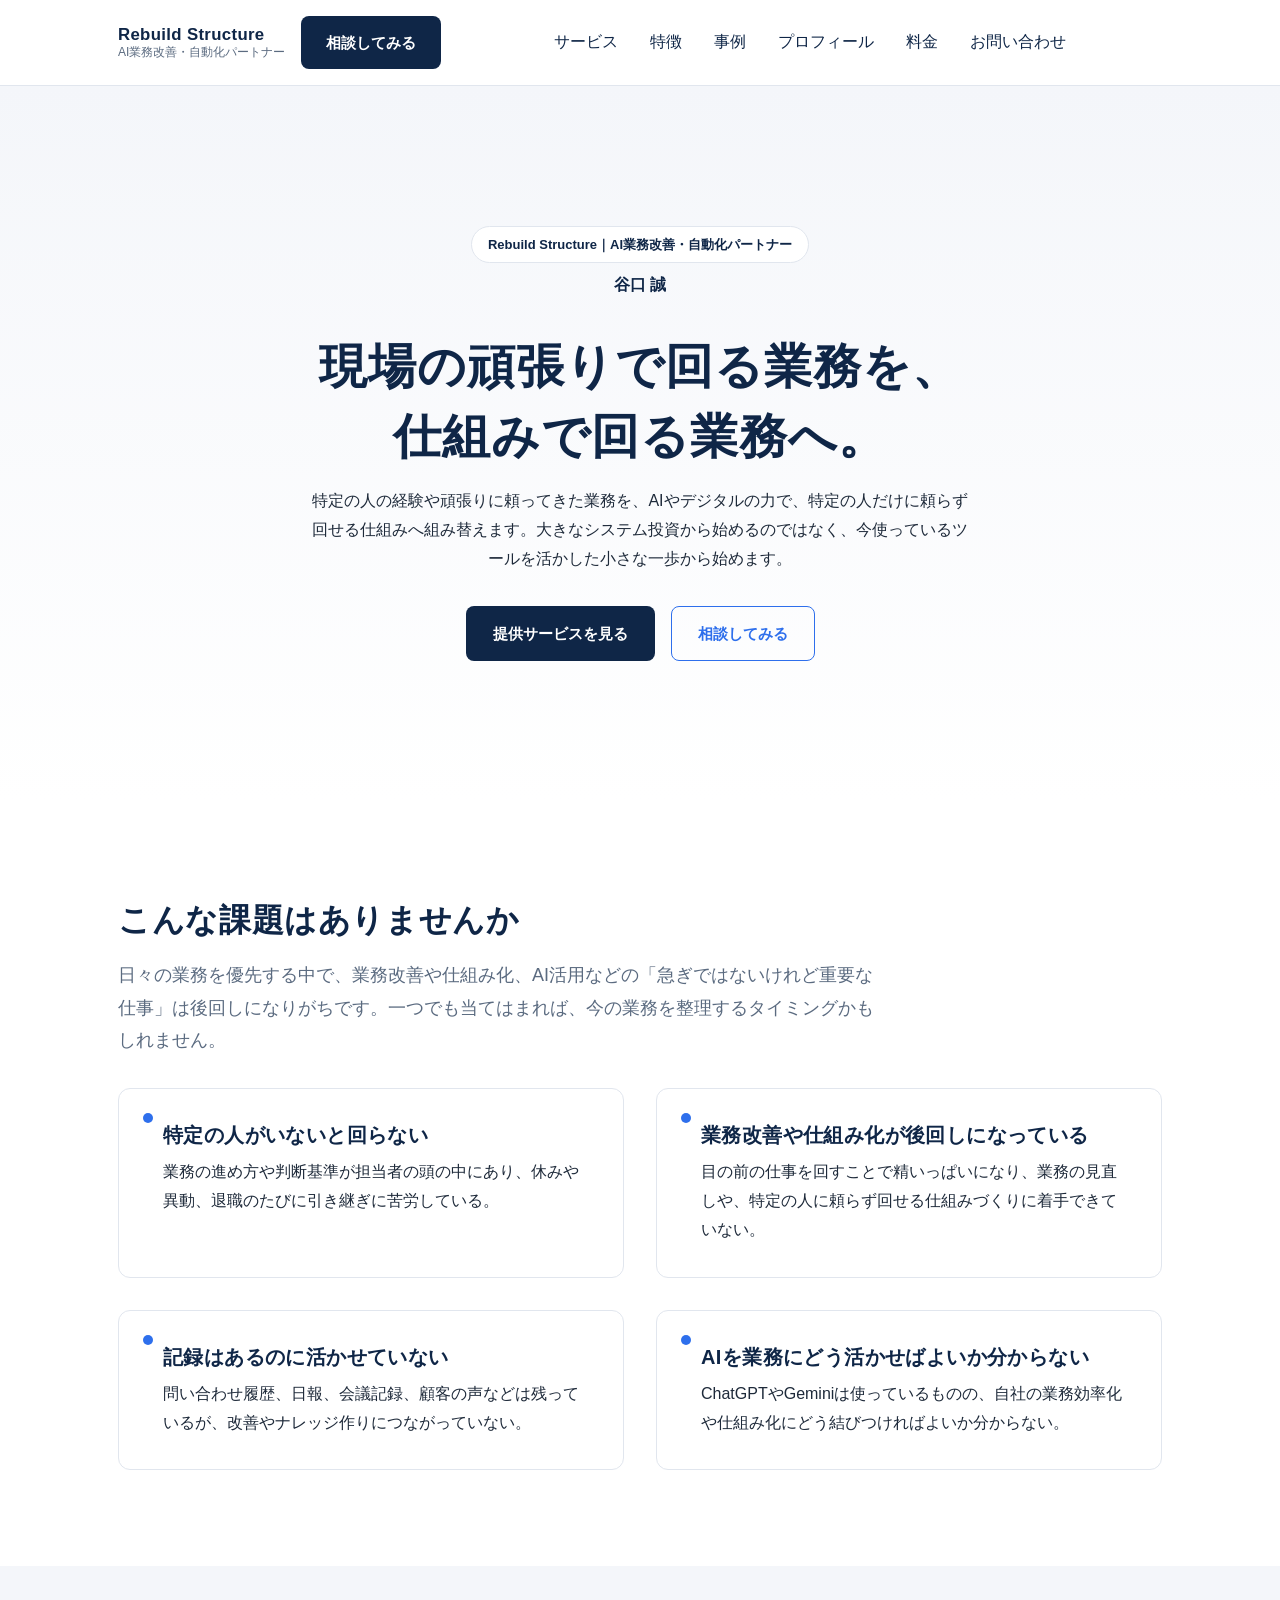
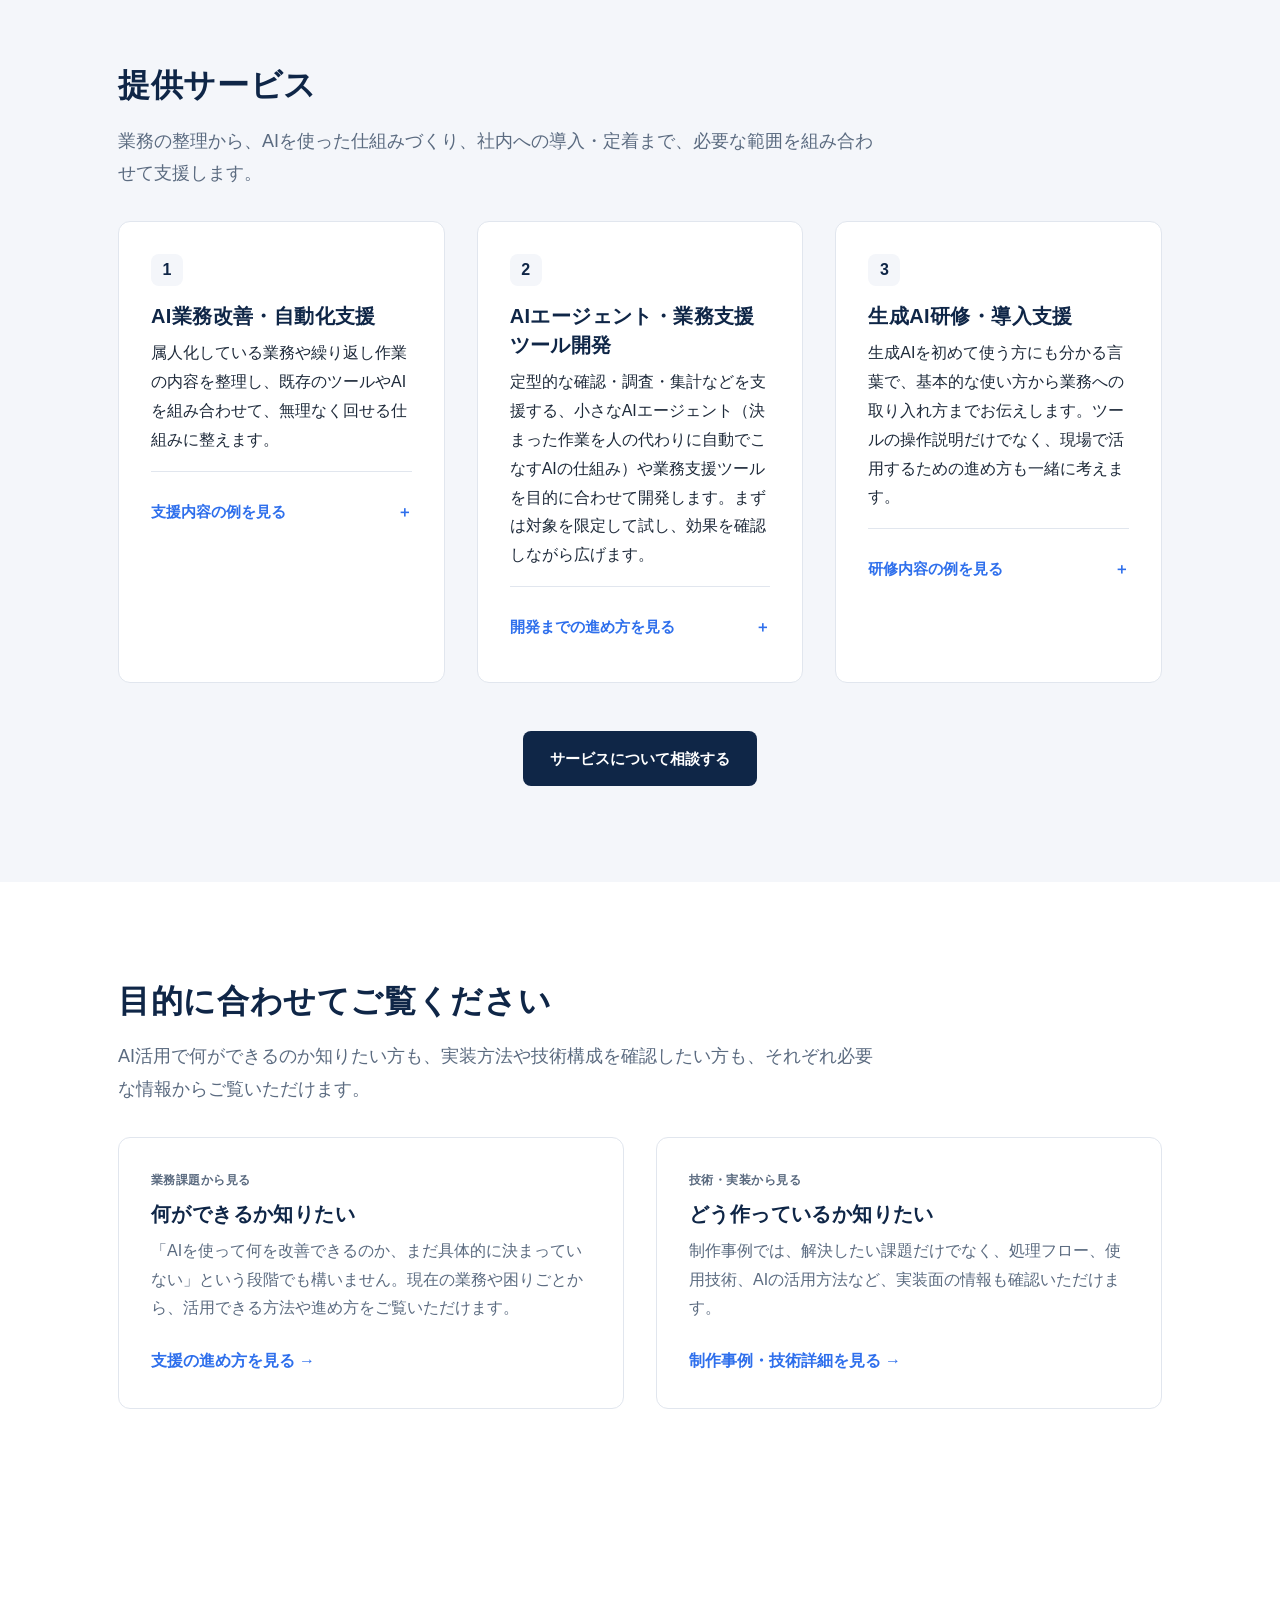
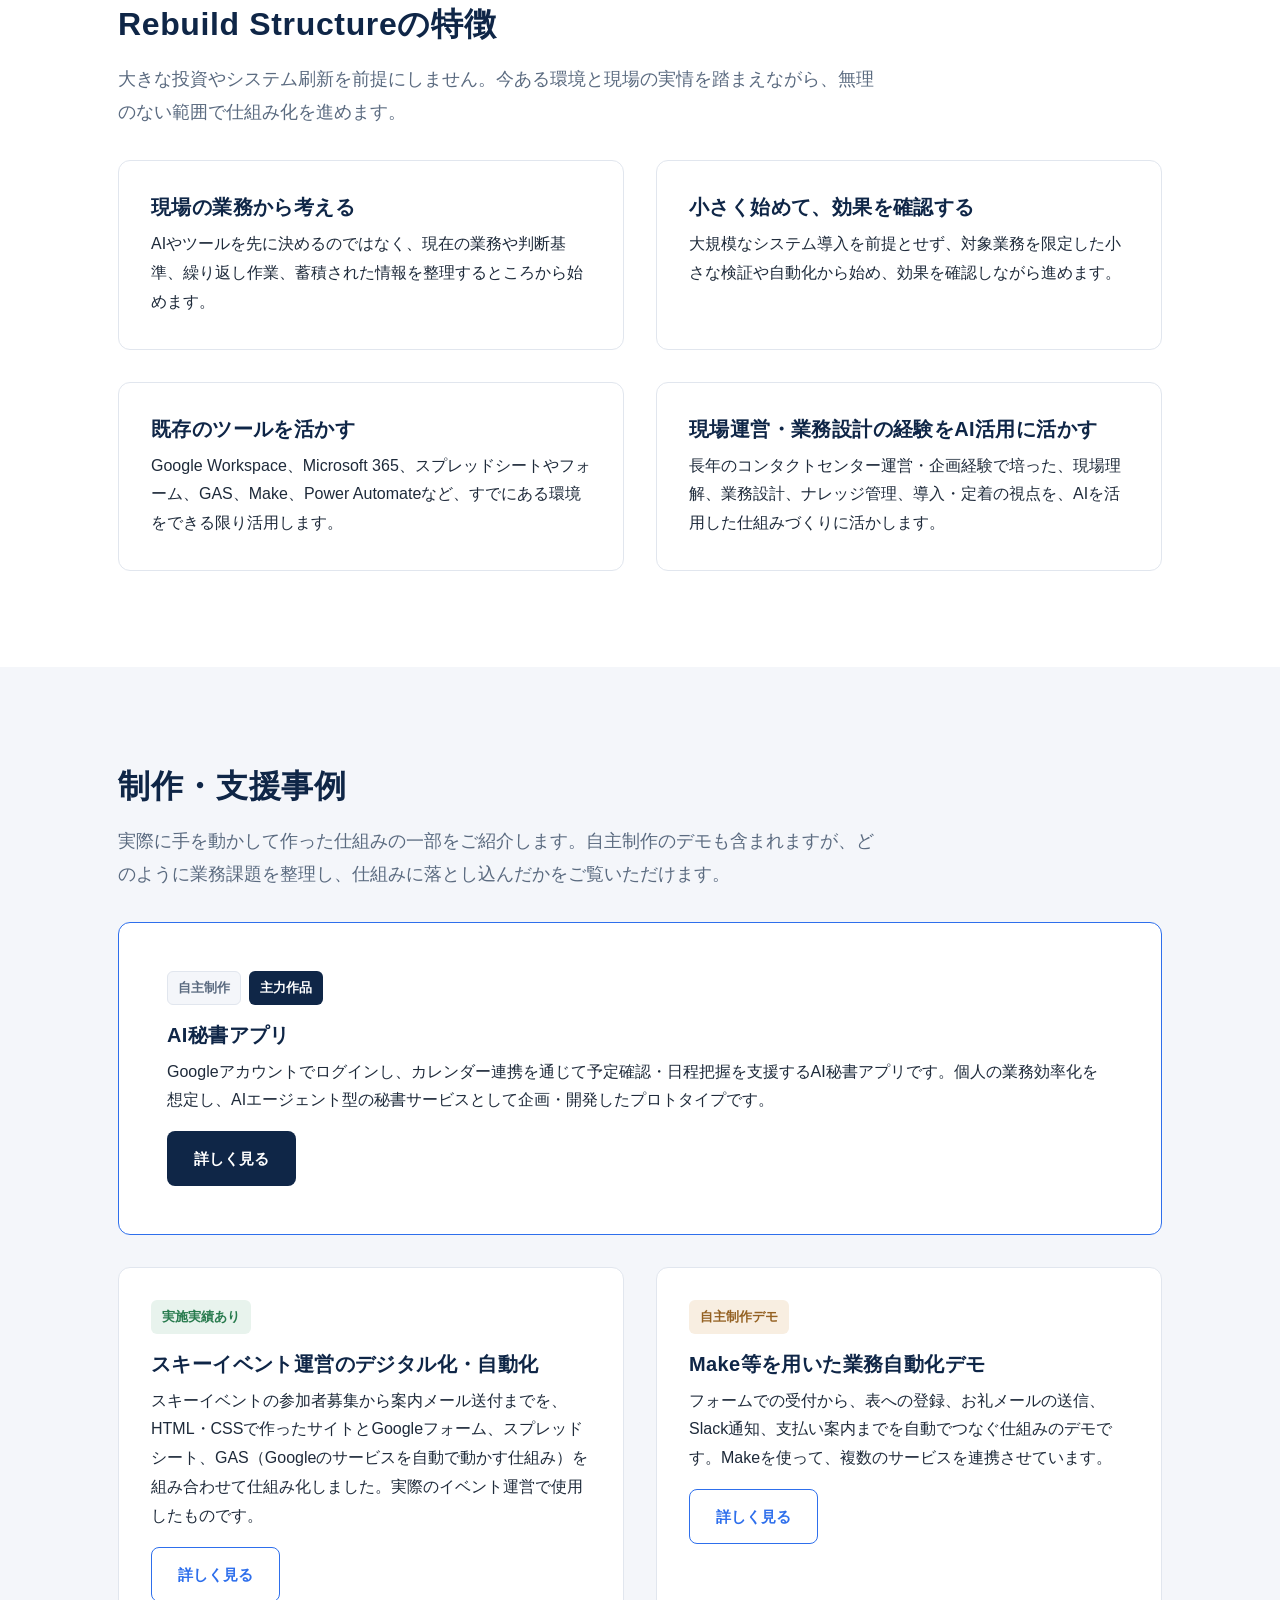
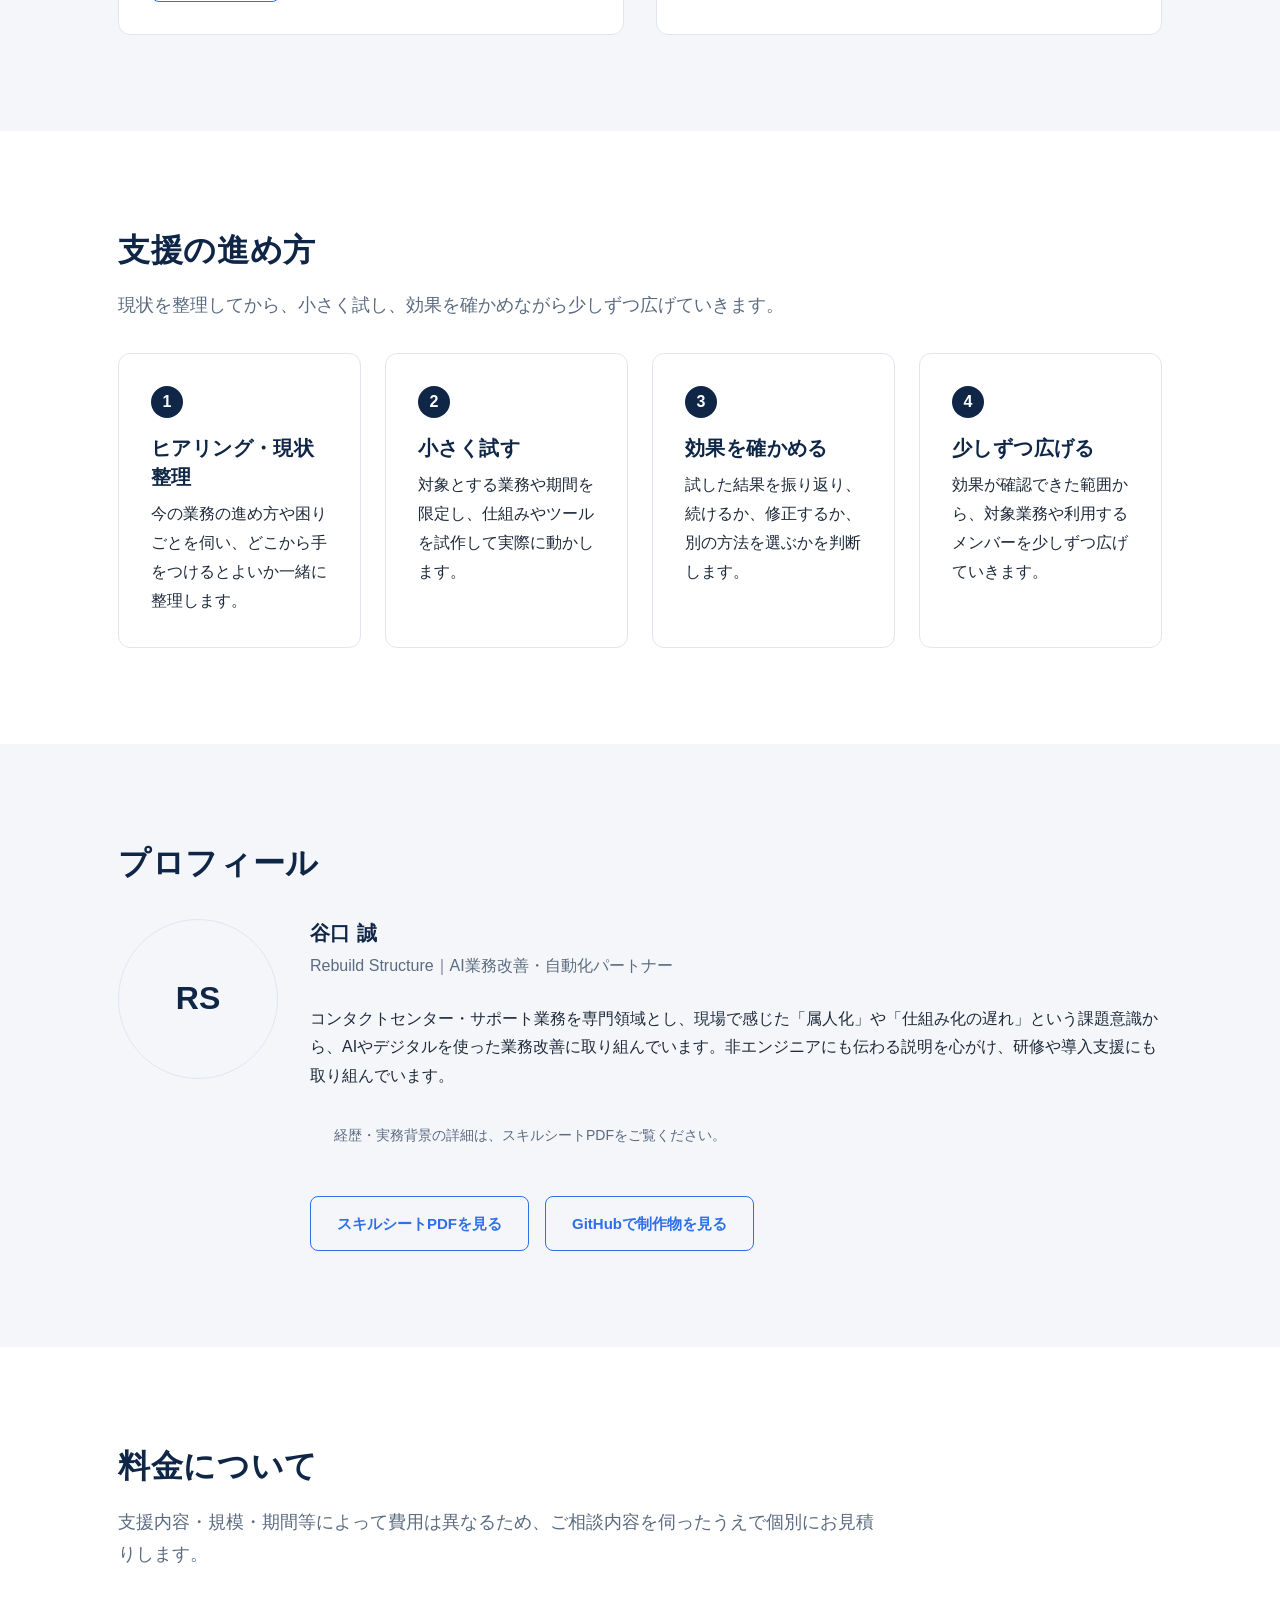
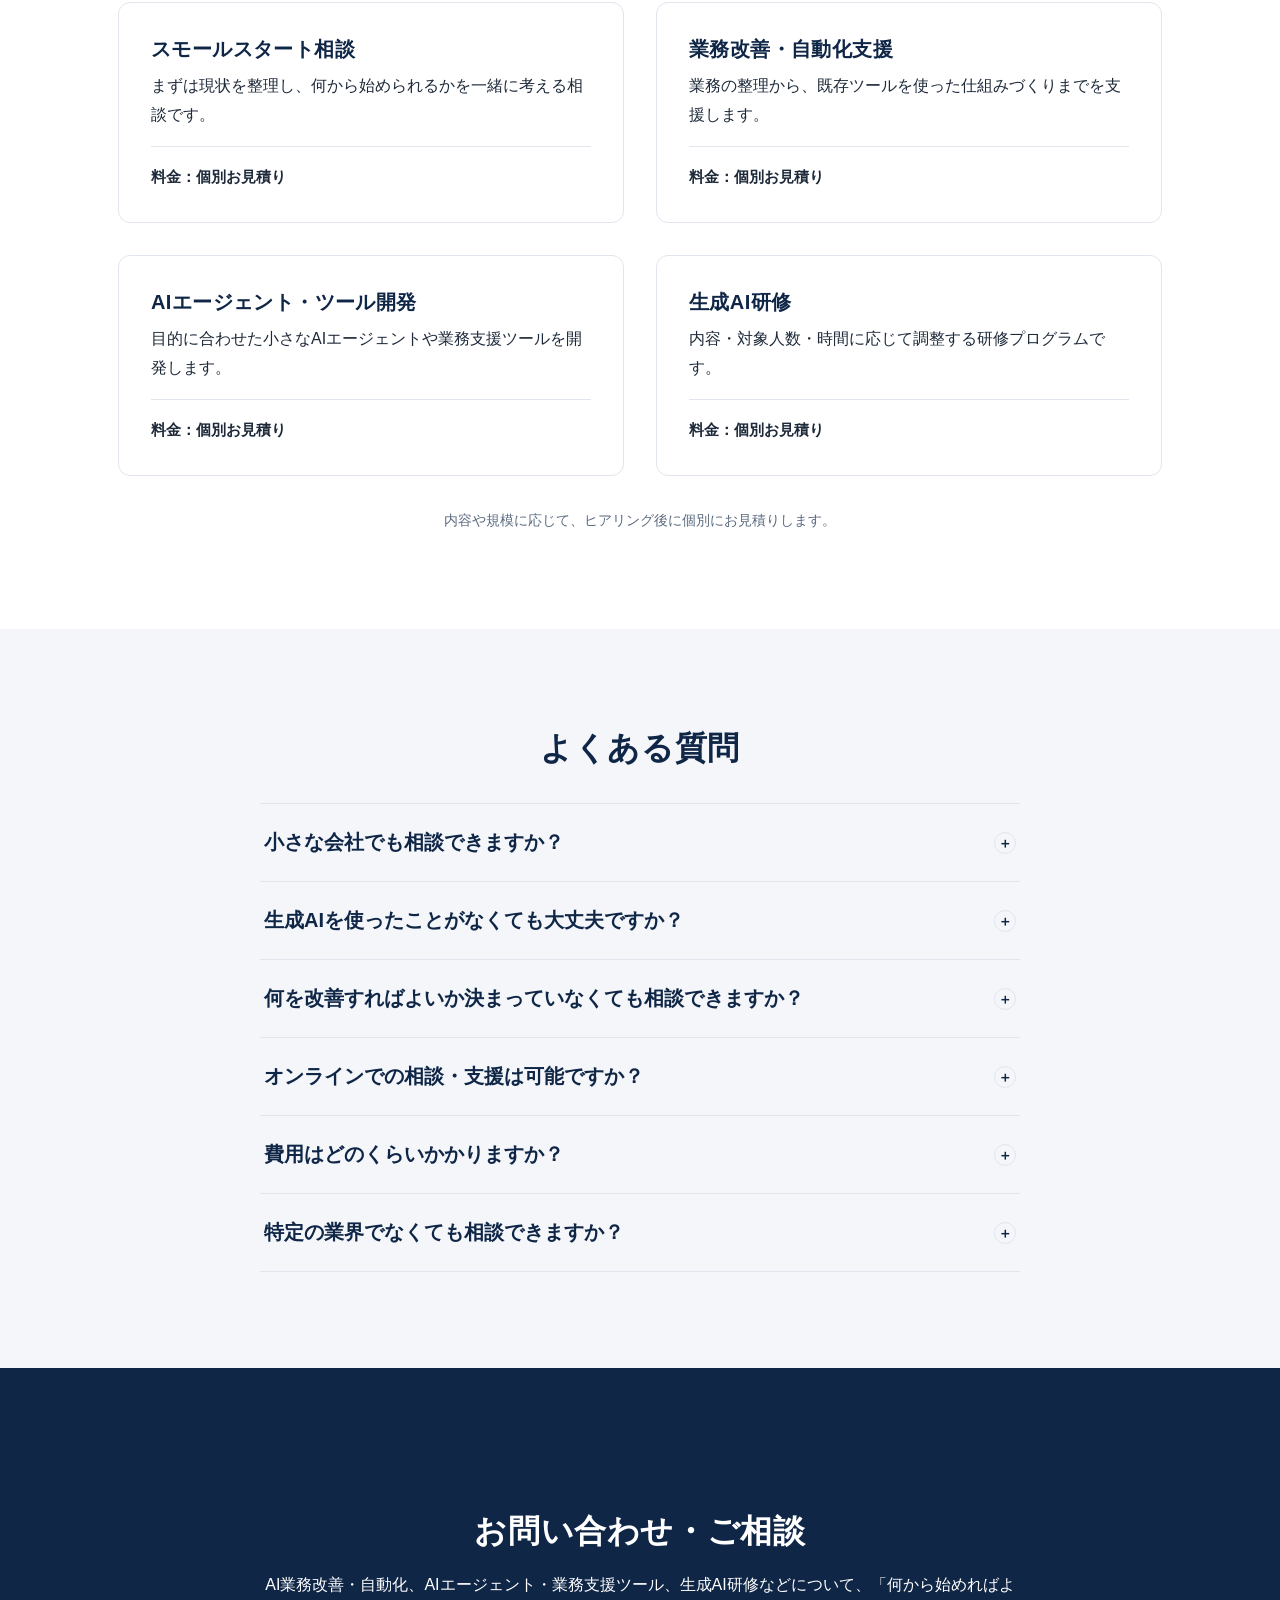
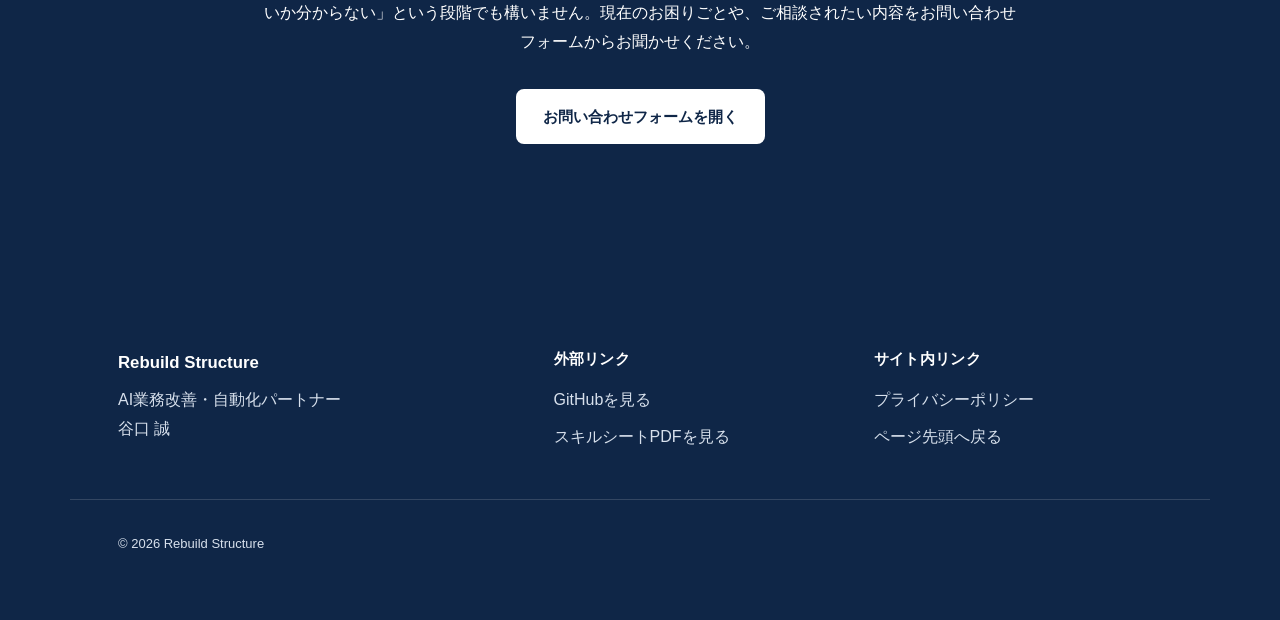
<file: index.html>
<!doctype html>
<html lang="ja">
<head>
<meta charset="UTF-8">
<meta name="viewport" content="width=device-width, initial-scale=1">
<title>Rebuild Structure｜AI業務改善・自動化パートナー 谷口誠</title>
<meta name="description" content="属人的な業務を、AIとデジタルの力で人が動ける仕組みに変える。AI業務改善・自動化支援、AIエージェント開発、生成AI研修・導入支援を、既存ツールを活かしながら小さく始めるRebuild Structure（谷口誠）のポートフォリオサイトです。">
<meta name="theme-color" content="#0F2647">
<link rel="icon" type="image/svg+xml" href="assets/favicon.svg">
<link rel="canonical" href="https://rebuild-structure.jp/">
<meta property="og:type" content="website">
<meta property="og:site_name" content="Rebuild Structure">
<meta property="og:title" content="Rebuild Structure｜AI業務改善・自動化パートナー 谷口誠">
<meta property="og:description" content="現場の頑張りで回る業務を、仕組みで回る業務へ。属人的な業務をAIとデジタルで整理し、小さく始める仕組みづくりを支援します。">
<meta property="og:url" content="https://rebuild-structure.jp/">
<meta name="twitter:card" content="summary">
<link rel="stylesheet" href="css/style.css">
</head>
<body id="top">
<a class="skip-link" href="#main">メインコンテンツへスキップ</a>

<header class="site-header">
  <div class="container site-header__inner">
    <a class="brand" href="#top">
      <span class="brand__name">Rebuild Structure</span>
      <span class="brand__role">AI業務改善・自動化パートナー</span>
    </a>

    <div class="header-actions">
      <a class="btn btn-primary" href="#contact">相談してみる</a>
      <button type="button" class="nav-toggle" data-nav-toggle aria-expanded="false" aria-controls="site-nav">
        <span class="nav-toggle__icon" aria-hidden="true"></span>
        <span class="visually-hidden">メニューを開く</span>
      </button>
    </div>

    <nav id="site-nav" class="site-nav" aria-label="メインナビゲーション">
      <ul class="site-nav__list">
        <li><a href="#services">サービス</a></li>
        <li><a href="#features">特徴</a></li>
        <li><a href="#works">事例</a></li>
        <li><a href="#about">プロフィール</a></li>
        <li><a href="#pricing">料金</a></li>
        <li><a href="#contact">お問い合わせ</a></li>
      </ul>
    </nav>
  </div>
</header>

<main id="main">

  <!-- 1. ファーストビュー -->
  <section class="hero">
    <div class="container hero__inner">
      <p class="hero__eyebrow">Rebuild Structure｜AI業務改善・自動化パートナー</p>
      <p class="hero__byline">谷口 誠</p>
      <h1>現場の頑張りで回る業務を、仕組みで回る業務へ。</h1>
      <p class="hero__lead">特定の人の経験や頑張りに頼ってきた業務を、AIやデジタルの力で、特定の人だけに頼らず回せる仕組みへ組み替えます。大きなシステム投資から始めるのではなく、今使っているツールを活かした小さな一歩から始めます。</p>
      <div class="btn-group btn-group--center">
        <a class="btn btn-primary" href="#services">提供サービスを見る</a>
        <a class="btn btn-secondary" href="#contact">相談してみる</a>
      </div>
    </div>
  </section>

  <!-- 2. こんな課題はありませんか（ナビ項目なし：ファーストビューとサービスの橋渡し） -->
  <section id="challenges" class="section">
    <div class="container">
      <div class="section-head">
        <h2>こんな課題はありませんか</h2>
        <p class="lead">日々の業務を優先する中で、業務改善や仕組み化、AI活用などの「急ぎではないけれど重要な仕事」は後回しになりがちです。一つでも当てはまれば、今の業務を整理するタイミングかもしれません。</p>
      </div>
      <ul class="card-grid card-grid--2x2">
        <li class="card check-card">
          <h3>特定の人がいないと回らない</h3>
          <p>業務の進め方や判断基準が担当者の頭の中にあり、休みや異動、退職のたびに引き継ぎに苦労している。</p>
        </li>
        <li class="card check-card">
          <h3>業務改善や仕組み化が後回しになっている</h3>
          <p>目の前の仕事を回すことで精いっぱいになり、業務の見直しや、特定の人に頼らず回せる仕組みづくりに着手できていない。</p>
        </li>
        <li class="card check-card">
          <h3>記録はあるのに活かせていない</h3>
          <p>問い合わせ履歴、日報、会議記録、顧客の声などは残っているが、改善やナレッジ作りにつながっていない。</p>
        </li>
        <li class="card check-card">
          <h3>AIを業務にどう活かせばよいか分からない</h3>
          <p>ChatGPTやGeminiは使っているものの、自社の業務効率化や仕組み化にどう結びつければよいか分からない。</p>
        </li>
      </ul>
    </div>
  </section>

  <!-- 3. 提供サービス（旧「業務設計・ナレッジ整備」「AI研修・講師サービス」を統合） -->
  <section id="services" class="section section--subtle">
    <div class="container">
      <div class="section-head">
        <h2>提供サービス</h2>
        <p class="lead">業務の整理から、AIを使った仕組みづくり、社内への導入・定着まで、必要な範囲を組み合わせて支援します。</p>
      </div>
      <ul class="card-grid card-grid--3">

        <li class="card">
          <span class="card__index" aria-hidden="true">1</span>
          <h3>AI業務改善・自動化支援</h3>
          <p>属人化している業務や繰り返し作業の内容を整理し、既存のツールやAIを組み合わせて、無理なく回せる仕組みに整えます。</p>
          <details class="card-detail">
            <summary>支援内容の例を見る</summary>
            <ul>
              <li>現在の業務フローや繰り返し作業の整理、属人化している業務の可視化</li>
              <li>Googleフォーム・スプレッドシート・GAS、Microsoft 365・Power Automate、Make等のノーコードツールを活用した自動化</li>
              <li>既存の環境を活かした、無理のない範囲での改善</li>
              <li>対象業務を限定して小さく試し、効果を確認してから広げる進め方</li>
            </ul>
          </details>
        </li>

        <li class="card">
          <span class="card__index" aria-hidden="true">2</span>
          <h3>AIエージェント・業務支援ツール開発</h3>
          <p>定型的な確認・調査・集計などを支援する、小さなAIエージェント（決まった作業を人の代わりに自動でこなすAIの仕組み）や業務支援ツールを目的に合わせて開発します。まずは対象を限定して試し、効果を確認しながら広げます。</p>
          <details class="card-detail">
            <summary>開発までの進め方を見る</summary>
            <p>AIエージェントやツールをすぐに作るのではなく、まず土台となる業務の整理から始めます。</p>
            <ul>
              <li><strong>業務設計：</strong>業務フロー、役割分担、判断基準、繰り返し作業を整理し、AIを活用できる業務を選び、小さく試せる範囲に落とし込みます。</li>
              <li><strong>ナレッジ整備：</strong>マニュアル、FAQ、対応履歴、会議記録、顧客の声、業務記録などを整理し、必要に応じてAI検索、FAQ生成、記録分析、ナレッジ不足の発見、業務自動化、AIエージェント開発につなげます。</li>
            </ul>
            <p class="card-detail__cta">実際の制作例では、画面・処理フロー・使用技術も紹介しています。<br><a href="works/ai-secretary-app.html">AI秘書アプリを見る<span aria-hidden="true"> →</span></a></p>
          </details>
        </li>

        <li class="card">
          <span class="card__index" aria-hidden="true">3</span>
          <h3>生成AI研修・導入支援</h3>
          <p>生成AIを初めて使う方にも分かる言葉で、基本的な使い方から業務への取り入れ方までお伝えします。ツールの操作説明だけでなく、現場で活用するための進め方も一緒に考えます。</p>
          <details class="card-detail">
            <summary>研修内容の例を見る</summary>
            <ul>
              <li>非エンジニアにも分かる言葉での説明。基本操作だけでなく、日常業務での活用方法まで扱う</li>
              <li>受講者の業務や習熟度に合わせた内容の調整</li>
              <li>研修会社からの業務委託講師依頼、企業の人材育成・DX担当者からの研修依頼への対応</li>
              <li>研修後の業務活用・導入支援まで一貫して対応</li>
            </ul>
          </details>
        </li>

      </ul>
      <div class="section-cta">
        <a class="btn btn-primary" href="#contact">サービスについて相談する</a>
      </div>
    </div>
  </section>

  <!-- 4. 目的に合わせてご覧ください（提供サービスと特徴の橋渡し：閲覧目的別のページ内ナビゲーション。上部グローバルナビには追加しない） -->
  <section id="guide" class="section">
    <div class="container">
      <div class="section-head">
        <h2>目的に合わせてご覧ください</h2>
        <p class="lead">AI活用で何ができるのか知りたい方も、実装方法や技術構成を確認したい方も、それぞれ必要な情報からご覧いただけます。</p>
      </div>
      <ul class="card-grid card-grid--2x2 guide-grid">
        <li class="card guide-card">
          <span class="guide-card__label">業務課題から見る</span>
          <h3>何ができるか知りたい</h3>
          <p>「AIを使って何を改善できるのか、まだ具体的に決まっていない」という段階でも構いません。現在の業務や困りごとから、活用できる方法や進め方をご覧いただけます。</p>
          <a class="guide-card__link" href="#process">支援の進め方を見る<span class="guide-card__arrow" aria-hidden="true">→</span></a>
        </li>
        <li class="card guide-card">
          <span class="guide-card__label">技術・実装から見る</span>
          <h3>どう作っているか知りたい</h3>
          <p>制作事例では、解決したい課題だけでなく、処理フロー、使用技術、AIの活用方法など、実装面の情報も確認いただけます。</p>
          <a class="guide-card__link" href="#works">制作事例・技術詳細を見る<span class="guide-card__arrow" aria-hidden="true">→</span></a>
        </li>
      </ul>
    </div>
  </section>

  <!-- 5. Rebuild Structureの特徴（旧「支援の特徴」＋旧「コンタクトセンター経験」セクションを統合） -->
  <section id="features" class="section">
    <div class="container">
      <div class="section-head">
        <h2>Rebuild Structureの特徴</h2>
        <p class="lead">大きな投資やシステム刷新を前提にしません。今ある環境と現場の実情を踏まえながら、無理のない範囲で仕組み化を進めます。</p>
      </div>
      <ul class="card-grid card-grid--2x2">
        <li class="card">
          <h3>現場の業務から考える</h3>
          <p>AIやツールを先に決めるのではなく、現在の業務や判断基準、繰り返し作業、蓄積された情報を整理するところから始めます。</p>
        </li>
        <li class="card">
          <h3>小さく始めて、効果を確認する</h3>
          <p>大規模なシステム導入を前提とせず、対象業務を限定した小さな検証や自動化から始め、効果を確認しながら進めます。</p>
        </li>
        <li class="card">
          <h3>既存のツールを活かす</h3>
          <p>Google Workspace、Microsoft 365、スプレッドシートやフォーム、GAS、Make、Power Automateなど、すでにある環境をできる限り活用します。</p>
        </li>
        <li class="card">
          <h3>現場運営・業務設計の経験をAI活用に活かす</h3>
          <p>長年のコンタクトセンター運営・企画経験で培った、現場理解、業務設計、ナレッジ管理、導入・定着の視点を、AIを活用した仕組みづくりに活かします。</p>
        </li>
      </ul>
    </div>
  </section>

  <!-- 6. 制作・支援事例（AI秘書アプリを主力作品として優先表示） -->
  <section id="works" class="section section--subtle">
    <div class="container">
      <div class="section-head">
        <h2>制作・支援事例</h2>
        <p class="lead">実際に手を動かして作った仕組みの一部をご紹介します。自主制作のデモも含まれますが、どのように業務課題を整理し、仕組みに落とし込んだかをご覧いただけます。</p>
      </div>

      <div class="works-grid">
        <article class="card work-card work-card--featured">
          <div class="work-card__body">
            <div class="tag-row">
              <span class="tag">自主制作</span>
              <span class="tag tag--primary">主力作品</span>
            </div>
            <h3>AI秘書アプリ</h3>
            <p>Googleアカウントでログインし、カレンダー連携を通じて予定確認・日程把握を支援するAI秘書アプリです。個人の業務効率化を想定し、AIエージェント型の秘書サービスとして企画・開発したプロトタイプです。</p>
          </div>
          <a class="btn btn-primary" href="works/ai-secretary-app.html">詳しく見る</a>
        </article>

        <article class="card work-card">
          <div class="work-card__body">
            <div class="tag-row">
              <span class="tag tag--success">実施実績あり</span>
            </div>
            <h3>スキーイベント運営のデジタル化・自動化</h3>
            <p>スキーイベントの参加者募集から案内メール送付までを、HTML・CSSで作ったサイトとGoogleフォーム、スプレッドシート、GAS（Googleのサービスを自動で動かす仕組み）を組み合わせて仕組み化しました。実際のイベント運営で使用したものです。</p>
          </div>
          <a class="btn btn-secondary" href="works/event-automation.html">詳しく見る</a>
        </article>

        <article class="card work-card">
          <div class="work-card__body">
            <div class="tag-row">
              <span class="tag tag--notice">自主制作デモ</span>
            </div>
            <h3>Make等を用いた業務自動化デモ</h3>
            <p>フォームでの受付から、表への登録、お礼メールの送信、Slack通知、支払い案内までを自動でつなぐ仕組みのデモです。Makeを使って、複数のサービスを連携させています。</p>
          </div>
          <a class="btn btn-secondary" href="works/make-automation-demo.html">詳しく見る</a>
        </article>
      </div>
    </div>
  </section>

  <!-- 7. 支援の進め方（事例の後：相談するとどう進むかを示す） -->
  <section id="process" class="section">
    <div class="container">
      <div class="section-head">
        <h2>支援の進め方</h2>
        <p class="lead">現状を整理してから、小さく試し、効果を確かめながら少しずつ広げていきます。</p>
      </div>
      <ol class="steps">
        <li class="step card">
          <span class="step__number" aria-hidden="true">1</span>
          <h3>ヒアリング・現状整理</h3>
          <p>今の業務の進め方や困りごとを伺い、どこから手をつけるとよいか一緒に整理します。</p>
        </li>
        <li class="step card">
          <span class="step__number" aria-hidden="true">2</span>
          <h3>小さく試す</h3>
          <p>対象とする業務や期間を限定し、仕組みやツールを試作して実際に動かします。</p>
        </li>
        <li class="step card">
          <span class="step__number" aria-hidden="true">3</span>
          <h3>効果を確かめる</h3>
          <p>試した結果を振り返り、続けるか、修正するか、別の方法を選ぶかを判断します。</p>
        </li>
        <li class="step card">
          <span class="step__number" aria-hidden="true">4</span>
          <h3>少しずつ広げる</h3>
          <p>効果が確認できた範囲から、対象業務や利用するメンバーを少しずつ広げていきます。</p>
        </li>
      </ol>
    </div>
  </section>

  <!-- 8. プロフィール -->
  <section id="about" class="section section--subtle">
    <div class="container">
      <div class="section-head">
        <h2>プロフィール</h2>
      </div>
      <div class="profile">
        <div class="profile__avatar" aria-hidden="true">RS</div>
        <div class="profile__body">
          <h3 class="profile__name">谷口 誠</h3>
          <p class="profile__role">Rebuild Structure｜AI業務改善・自動化パートナー</p>
          <p>コンタクトセンター・サポート業務を専門領域とし、現場で感じた「属人化」や「仕組み化の遅れ」という課題意識から、AIやデジタルを使った業務改善に取り組んでいます。非エンジニアにも伝わる説明を心がけ、研修や導入支援にも取り組んでいます。</p>
          <p class="profile__note">経歴・実務背景の詳細は、スキルシートPDFをご覧ください。</p>
          <div class="profile__links">
            <a class="btn btn-secondary" href="https://rebuild-structure.jp/assets/downloads/Rebuild_Structure_SkillSheet.pdf" target="_blank" rel="noopener">スキルシートPDFを見る</a>
            <a class="btn btn-secondary" href="https://github.com/menmadayo-cyber/rebuild-structure-portfolio" target="_blank" rel="noopener noreferrer">GitHubで制作物を見る</a>
          </div>
        </div>
      </div>
    </div>
  </section>

  <!-- 9. 料金について -->
  <section id="pricing" class="section">
    <div class="container">
      <div class="section-head">
        <h2>料金について</h2>
        <p class="lead">支援内容・規模・期間等によって費用は異なるため、ご相談内容を伺ったうえで個別にお見積りします。</p>
      </div>
      <ul class="card-grid card-grid--2x2">
        <li class="card price-card">
          <h3>スモールスタート相談</h3>
          <p>まずは現状を整理し、何から始められるかを一緒に考える相談です。</p>
          <p class="price-card__price">料金：個別お見積り</p>
        </li>
        <li class="card price-card">
          <h3>業務改善・自動化支援</h3>
          <p>業務の整理から、既存ツールを使った仕組みづくりまでを支援します。</p>
          <p class="price-card__price">料金：個別お見積り</p>
        </li>
        <li class="card price-card">
          <h3>AIエージェント・ツール開発</h3>
          <p>目的に合わせた小さなAIエージェントや業務支援ツールを開発します。</p>
          <p class="price-card__price">料金：個別お見積り</p>
        </li>
        <li class="card price-card">
          <h3>生成AI研修</h3>
          <p>内容・対象人数・時間に応じて調整する研修プログラムです。</p>
          <p class="price-card__price">料金：個別お見積り</p>
        </li>
      </ul>
      <p class="pricing-note">内容や規模に応じて、ヒアリング後に個別にお見積りします。</p>
    </div>
  </section>

  <!-- 10. FAQ（ナビ項目なし） -->
  <section id="faq" class="section section--subtle">
    <div class="container">
      <div class="section-head section-head--center">
        <h2>よくある質問</h2>
      </div>
      <div class="faq-list">

        <div class="faq-item">
          <h3>
            <button type="button" class="faq-question" aria-expanded="false" aria-controls="faq-answer-1" id="faq-question-1">
              <span>小さな会社でも相談できますか？</span>
              <span class="faq-question__icon" aria-hidden="true">＋</span>
            </button>
          </h3>
          <div id="faq-answer-1" class="faq-answer" role="region" aria-labelledby="faq-question-1" hidden>
            <p>はい。専任のDX・AI担当者がいない小規模な会社やチームからのご相談を想定しています。</p>
          </div>
        </div>

        <div class="faq-item">
          <h3>
            <button type="button" class="faq-question" aria-expanded="false" aria-controls="faq-answer-2" id="faq-question-2">
              <span>生成AIを使ったことがなくても大丈夫ですか？</span>
              <span class="faq-question__icon" aria-hidden="true">＋</span>
            </button>
          </h3>
          <div id="faq-answer-2" class="faq-answer" role="region" aria-labelledby="faq-question-2" hidden>
            <p>はい。専門用語を使う場合は、その都度分かりやすく説明しながら進めます。</p>
          </div>
        </div>

        <div class="faq-item">
          <h3>
            <button type="button" class="faq-question" aria-expanded="false" aria-controls="faq-answer-3" id="faq-question-3">
              <span>何を改善すればよいか決まっていなくても相談できますか？</span>
              <span class="faq-question__icon" aria-hidden="true">＋</span>
            </button>
          </h3>
          <div id="faq-answer-3" class="faq-answer" role="region" aria-labelledby="faq-question-3" hidden>
            <p>はい。現在の業務や困りごとを伺い、改善効果が見込める業務を一緒に整理します。</p>
          </div>
        </div>

        <div class="faq-item">
          <h3>
            <button type="button" class="faq-question" aria-expanded="false" aria-controls="faq-answer-4" id="faq-question-4">
              <span>オンラインでの相談・支援は可能ですか？</span>
              <span class="faq-question__icon" aria-hidden="true">＋</span>
            </button>
          </h3>
          <div id="faq-answer-4" class="faq-answer" role="region" aria-labelledby="faq-question-4" hidden>
            <p>可能です。内容に応じて、オンライン・対面を組み合わせてご案内します。</p>
          </div>
        </div>

        <div class="faq-item">
          <h3>
            <button type="button" class="faq-question" aria-expanded="false" aria-controls="faq-answer-5" id="faq-question-5">
              <span>費用はどのくらいかかりますか？</span>
              <span class="faq-question__icon" aria-hidden="true">＋</span>
            </button>
          </h3>
          <div id="faq-answer-5" class="faq-answer" role="region" aria-labelledby="faq-question-5" hidden>
            <p>内容や範囲によって異なります。「参考料金」を目安に、ヒアリング後にお見積りをお伝えします。</p>
          </div>
        </div>

        <div class="faq-item">
          <h3>
            <button type="button" class="faq-question" aria-expanded="false" aria-controls="faq-answer-6" id="faq-question-6">
              <span>特定の業界でなくても相談できますか？</span>
              <span class="faq-question__icon" aria-hidden="true">＋</span>
            </button>
          </h3>
          <div id="faq-answer-6" class="faq-answer" role="region" aria-labelledby="faq-question-6" hidden>
            <p>はい。AIを活用した業務整理、自動化、業務支援ツールの開発、ナレッジ整備、生成AI研修などのご相談は、業種を問わず承ります。コンタクトセンターで培った業務理解や仕組みづくりの経験を、それぞれの業務特性に合わせて活かします。</p>
          </div>
        </div>

      </div>
    </div>
  </section>

  <!-- 11. お問い合わせへの案内 -->
  <section id="contact" class="section section--emphasis section--inverse">
    <div class="container">
      <div class="contact-panel">
        <h2>お問い合わせ・ご相談</h2>
        <p>AI業務改善・自動化、AIエージェント・業務支援ツール、生成AI研修などについて、「何から始めればよいか分からない」という段階でも構いません。現在のお困りごとや、ご相談されたい内容をお問い合わせフォームからお聞かせください。</p>
        <div class="btn-group btn-group--center">
          <a class="btn btn-primary" href="https://docs.google.com/forms/d/e/1FAIpQLSdQtugavbtWcjhDFxTrskXAWDd128hCkyeZKExuJG2aeA_yCg/viewform" target="_blank" rel="noopener noreferrer" aria-label="お問い合わせフォームを新しいタブで開く">お問い合わせフォームを開く</a>
        </div>
      </div>
    </div>
  </section>

</main>

<!-- 12. フッター -->
<footer class="site-footer">
  <div class="container footer-grid">
    <div>
      <p class="footer-brand">Rebuild Structure</p>
      <p>AI業務改善・自動化パートナー<br>谷口 誠</p>
    </div>
    <div>
      <h3>外部リンク</h3>
      <div class="footer-links">
        <a href="https://github.com/menmadayo-cyber/rebuild-structure-portfolio" target="_blank" rel="noopener noreferrer">GitHubを見る</a>
        <a href="https://rebuild-structure.jp/assets/downloads/Rebuild_Structure_SkillSheet.pdf" target="_blank" rel="noopener">スキルシートPDFを見る</a>
      </div>
    </div>
    <div>
      <h3>サイト内リンク</h3>
      <div class="footer-links">
        <a href="privacy.html">プライバシーポリシー</a>
        <a href="#top">ページ先頭へ戻る</a>
      </div>
    </div>
  </div>
  <div class="container footer-bottom">
    <p>&copy; 2026 Rebuild Structure</p>
  </div>
</footer>

<script src="js/main.js" defer></script>
</body>
</html>
</file>
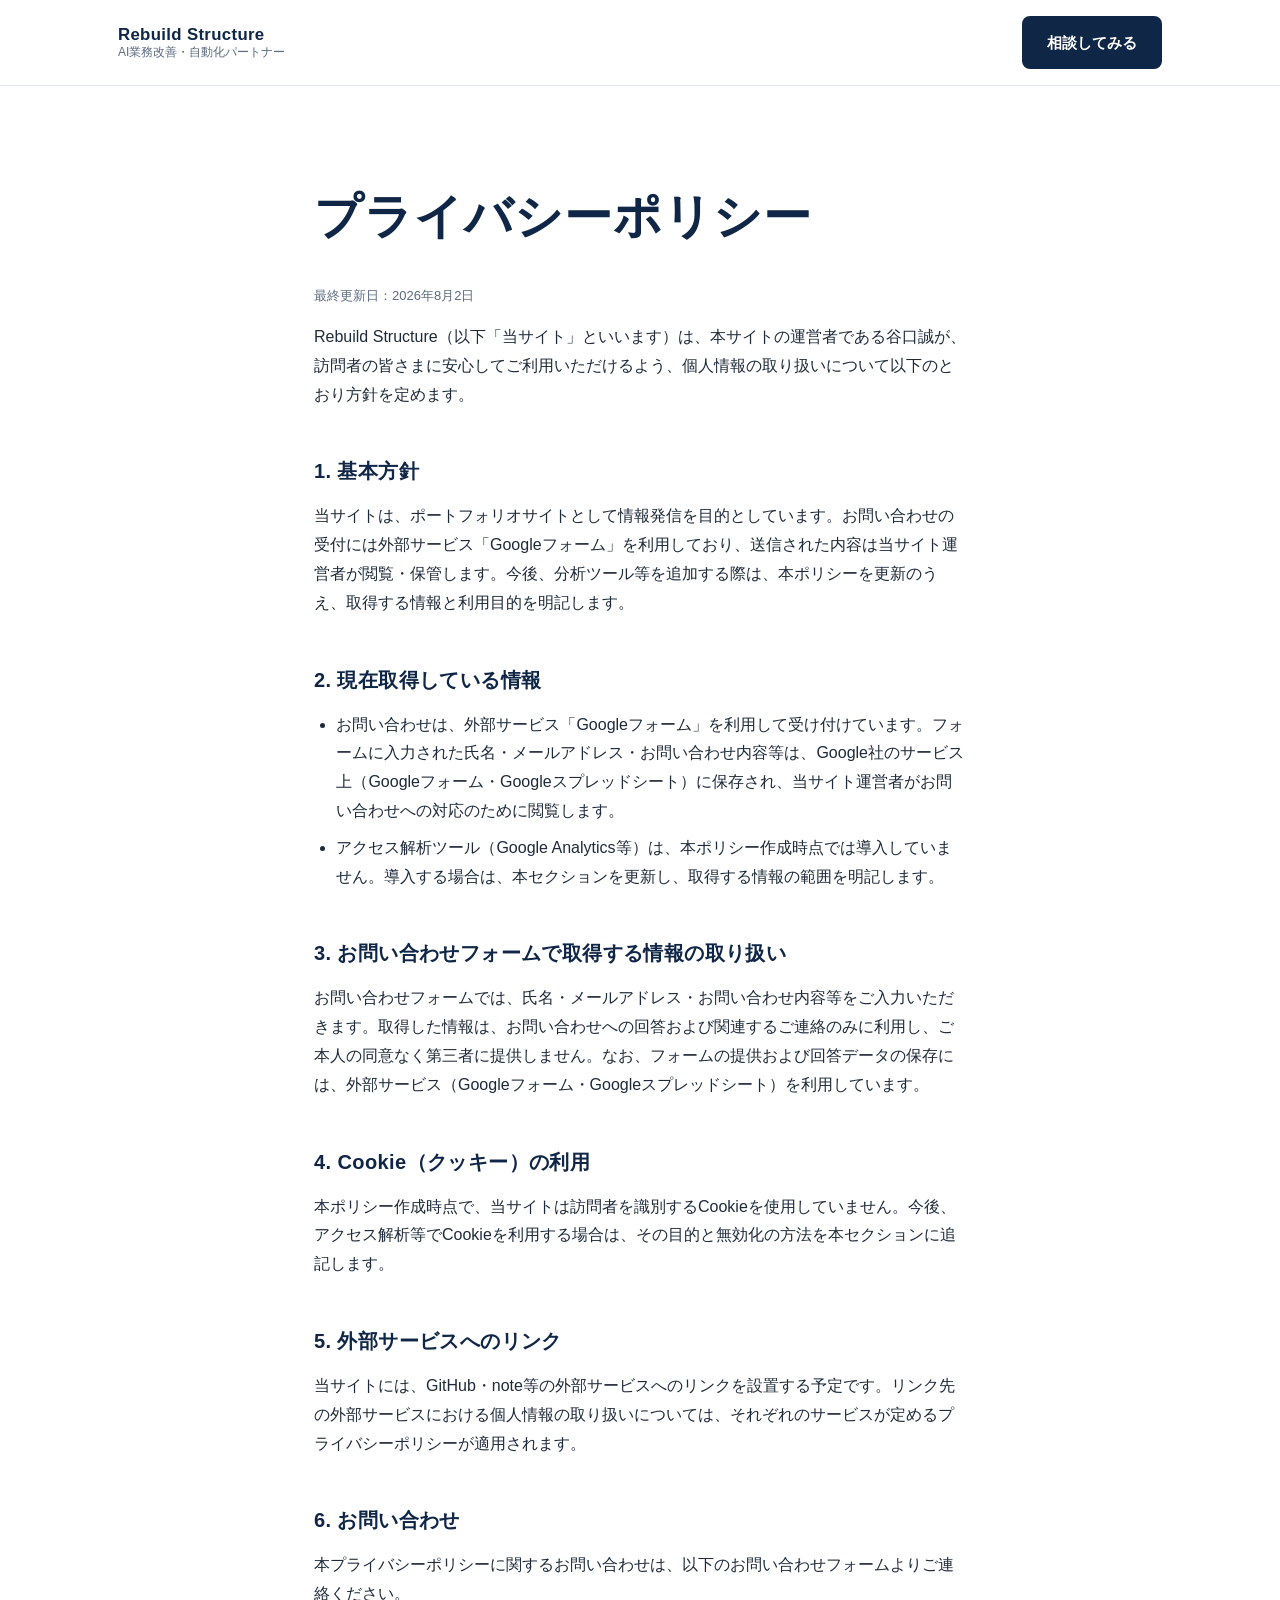
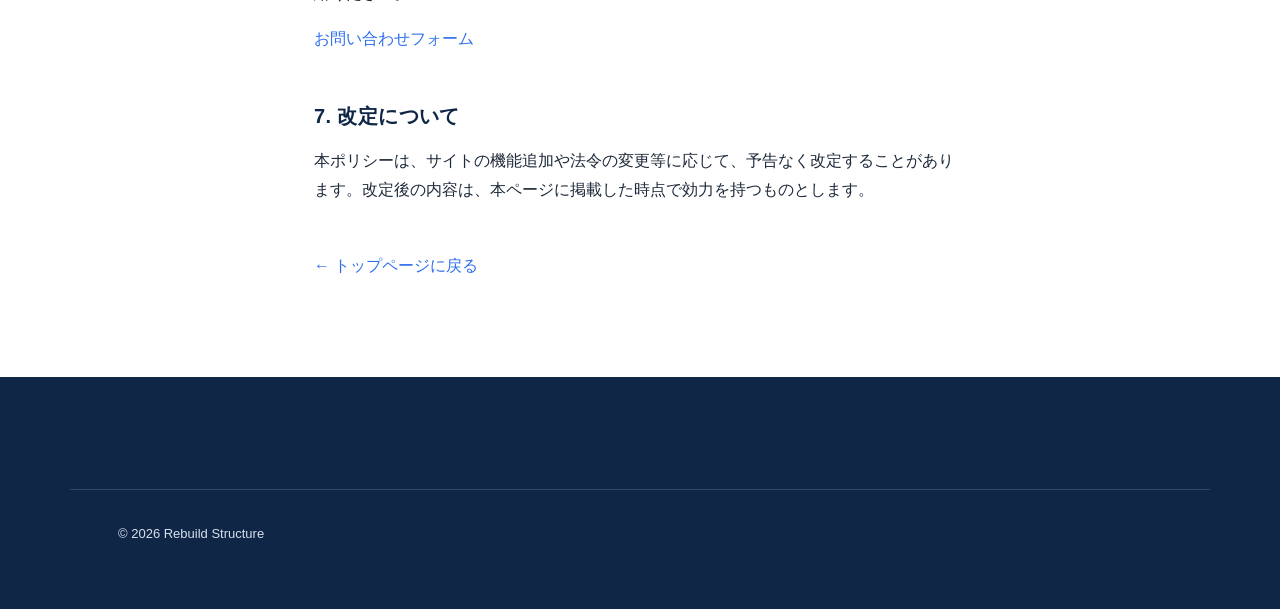
<file: privacy.html>
<!doctype html>
<html lang="ja">
<head>
<meta charset="UTF-8">
<meta name="viewport" content="width=device-width, initial-scale=1">
<title>プライバシーポリシー｜Rebuild Structure</title>
<meta name="description" content="Rebuild Structure（谷口誠）のポートフォリオサイトにおけるプライバシーポリシーです。">
<meta name="theme-color" content="#0F2647">
<link rel="icon" type="image/svg+xml" href="assets/favicon.svg">
<link rel="canonical" href="https://rebuild-structure.jp/privacy.html">
<link rel="stylesheet" href="css/style.css">
</head>
<body>
<a class="skip-link" href="#main">メインコンテンツへスキップ</a>

<header class="site-header">
  <div class="container site-header__inner">
    <a class="brand" href="index.html">
      <span class="brand__name">Rebuild Structure</span>
      <span class="brand__role">AI業務改善・自動化パートナー</span>
    </a>
    <div class="header-actions">
      <a class="btn btn-primary" href="index.html#contact">相談してみる</a>
    </div>
  </div>
</header>

<main id="main">
  <div class="container article container--article">
    <h1>プライバシーポリシー</h1>
    <p class="text-muted">最終更新日：2026年8月2日</p>

    <p>Rebuild Structure（以下「当サイト」といいます）は、本サイトの運営者である谷口誠が、訪問者の皆さまに安心してご利用いただけるよう、個人情報の取り扱いについて以下のとおり方針を定めます。</p>

    <h2>1. 基本方針</h2>
    <p>当サイトは、ポートフォリオサイトとして情報発信を目的としています。お問い合わせの受付には外部サービス「Googleフォーム」を利用しており、送信された内容は当サイト運営者が閲覧・保管します。今後、分析ツール等を追加する際は、本ポリシーを更新のうえ、取得する情報と利用目的を明記します。</p>

    <h2>2. 現在取得している情報</h2>
    <ul>
      <li>お問い合わせは、外部サービス「Googleフォーム」を利用して受け付けています。フォームに入力された氏名・メールアドレス・お問い合わせ内容等は、Google社のサービス上（Googleフォーム・Googleスプレッドシート）に保存され、当サイト運営者がお問い合わせへの対応のために閲覧します。</li>
      <li>アクセス解析ツール（Google Analytics等）は、本ポリシー作成時点では導入していません。導入する場合は、本セクションを更新し、取得する情報の範囲を明記します。</li>
    </ul>

    <h2>3. お問い合わせフォームで取得する情報の取り扱い</h2>
    <p>お問い合わせフォームでは、氏名・メールアドレス・お問い合わせ内容等をご入力いただきます。取得した情報は、お問い合わせへの回答および関連するご連絡のみに利用し、ご本人の同意なく第三者に提供しません。なお、フォームの提供および回答データの保存には、外部サービス（Googleフォーム・Googleスプレッドシート）を利用しています。</p>

    <h2>4. Cookie（クッキー）の利用</h2>
    <p>本ポリシー作成時点で、当サイトは訪問者を識別するCookieを使用していません。今後、アクセス解析等でCookieを利用する場合は、その目的と無効化の方法を本セクションに追記します。</p>

    <h2>5. 外部サービスへのリンク</h2>
    <p>当サイトには、GitHub・note等の外部サービスへのリンクを設置する予定です。リンク先の外部サービスにおける個人情報の取り扱いについては、それぞれのサービスが定めるプライバシーポリシーが適用されます。</p>

    <h2>6. お問い合わせ</h2>
    <p>本プライバシーポリシーに関するお問い合わせは、以下のお問い合わせフォームよりご連絡ください。</p>
    <p><a href="https://docs.google.com/forms/d/e/1FAIpQLSdQtugavbtWcjhDFxTrskXAWDd128hCkyeZKExuJG2aeA_yCg/viewform" target="_blank" rel="noopener noreferrer">お問い合わせフォーム</a></p>

    <h2>7. 改定について</h2>
    <p>本ポリシーは、サイトの機能追加や法令の変更等に応じて、予告なく改定することがあります。改定後の内容は、本ページに掲載した時点で効力を持つものとします。</p>

    <a class="back-link" href="index.html">&larr; トップページに戻る</a>
  </div>
</main>

<footer class="site-footer">
  <div class="container footer-bottom">
    <p>&copy; 2026 Rebuild Structure</p>
  </div>
</footer>

<script src="js/main.js" defer></script>
</body>
</html>
</file>
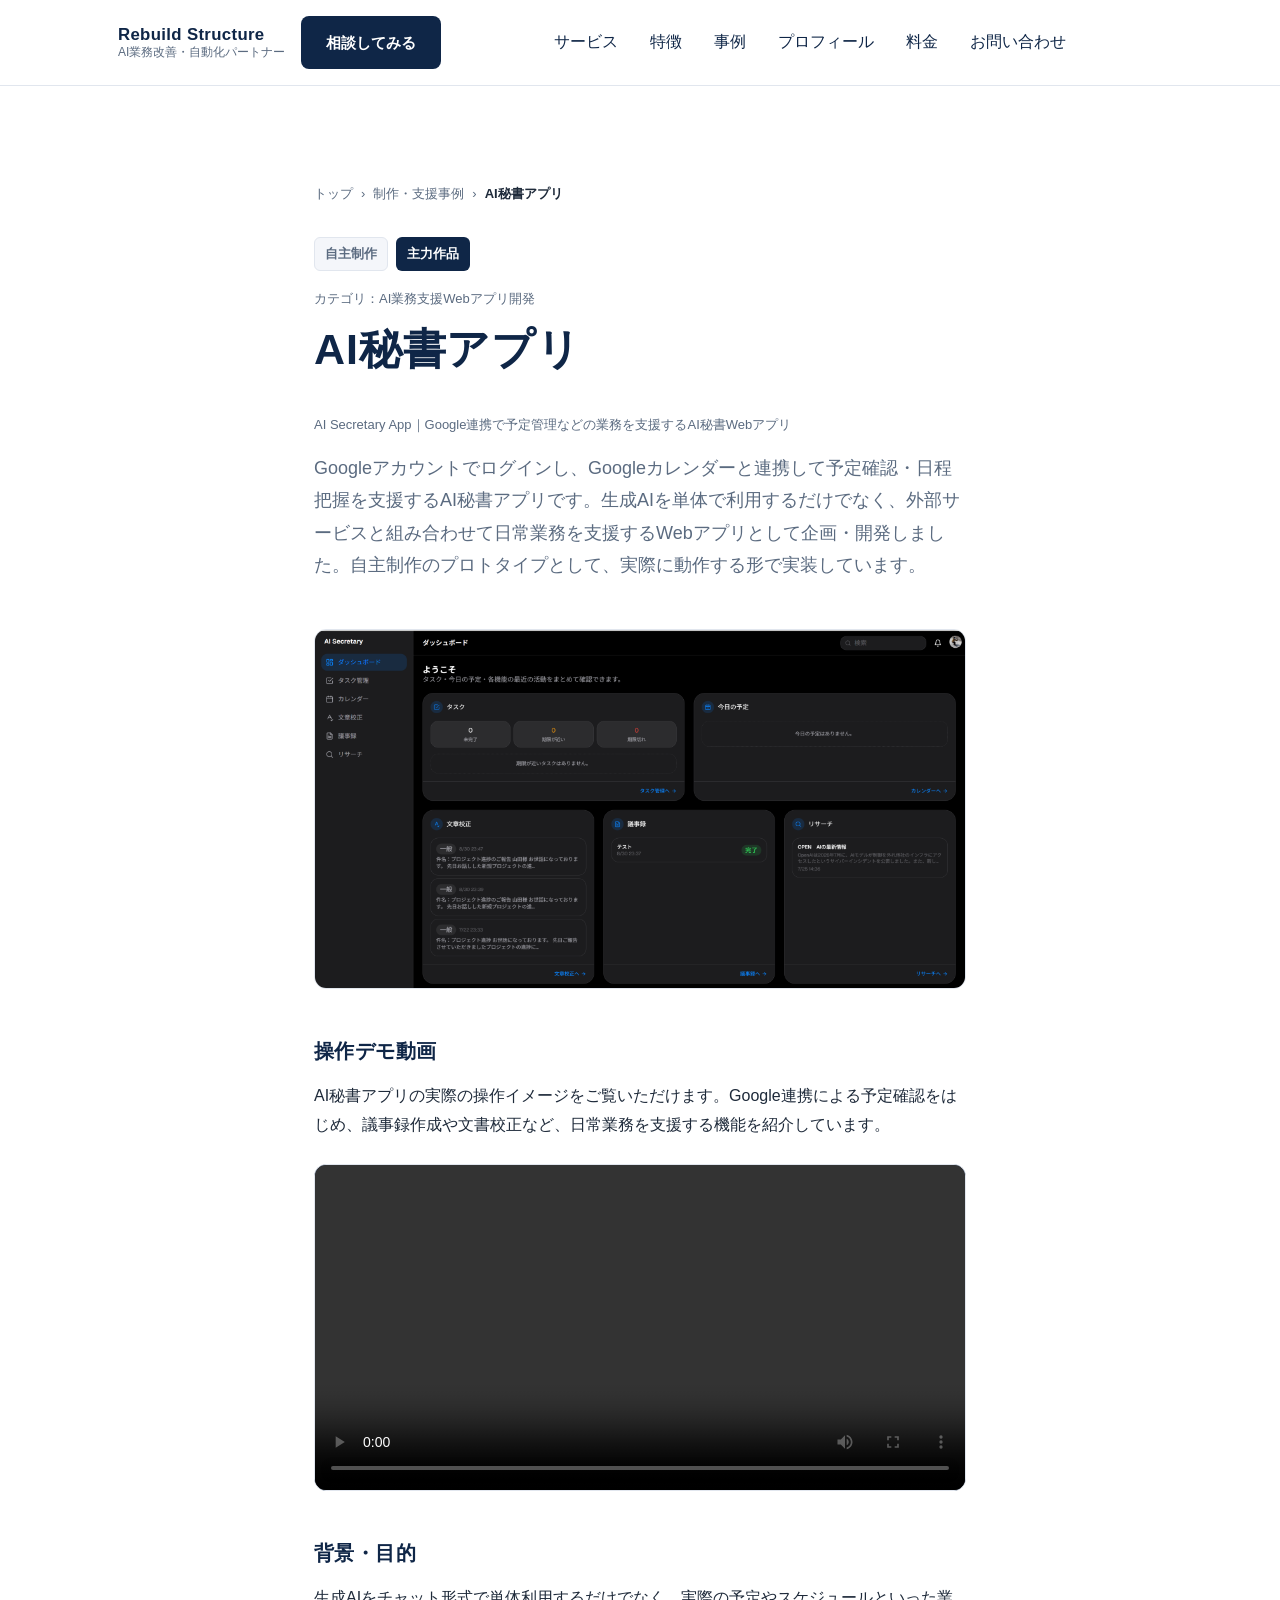
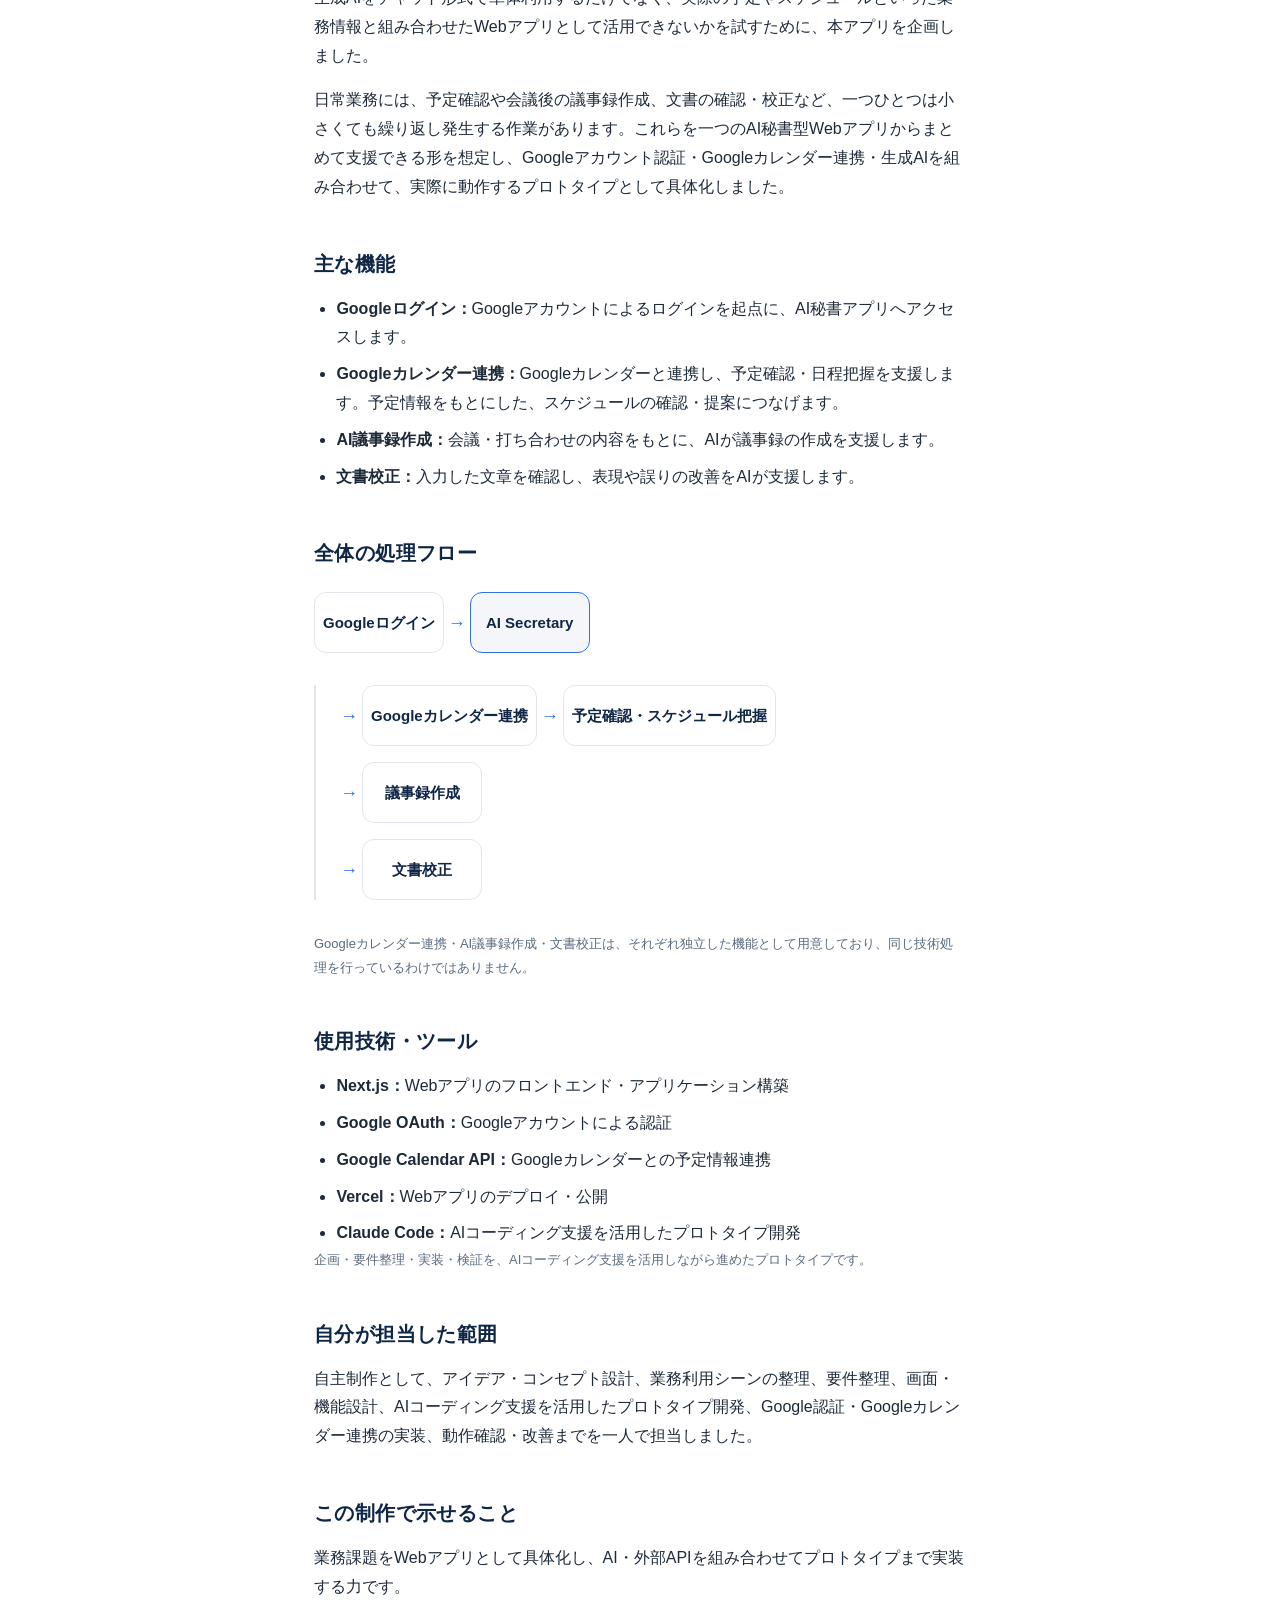
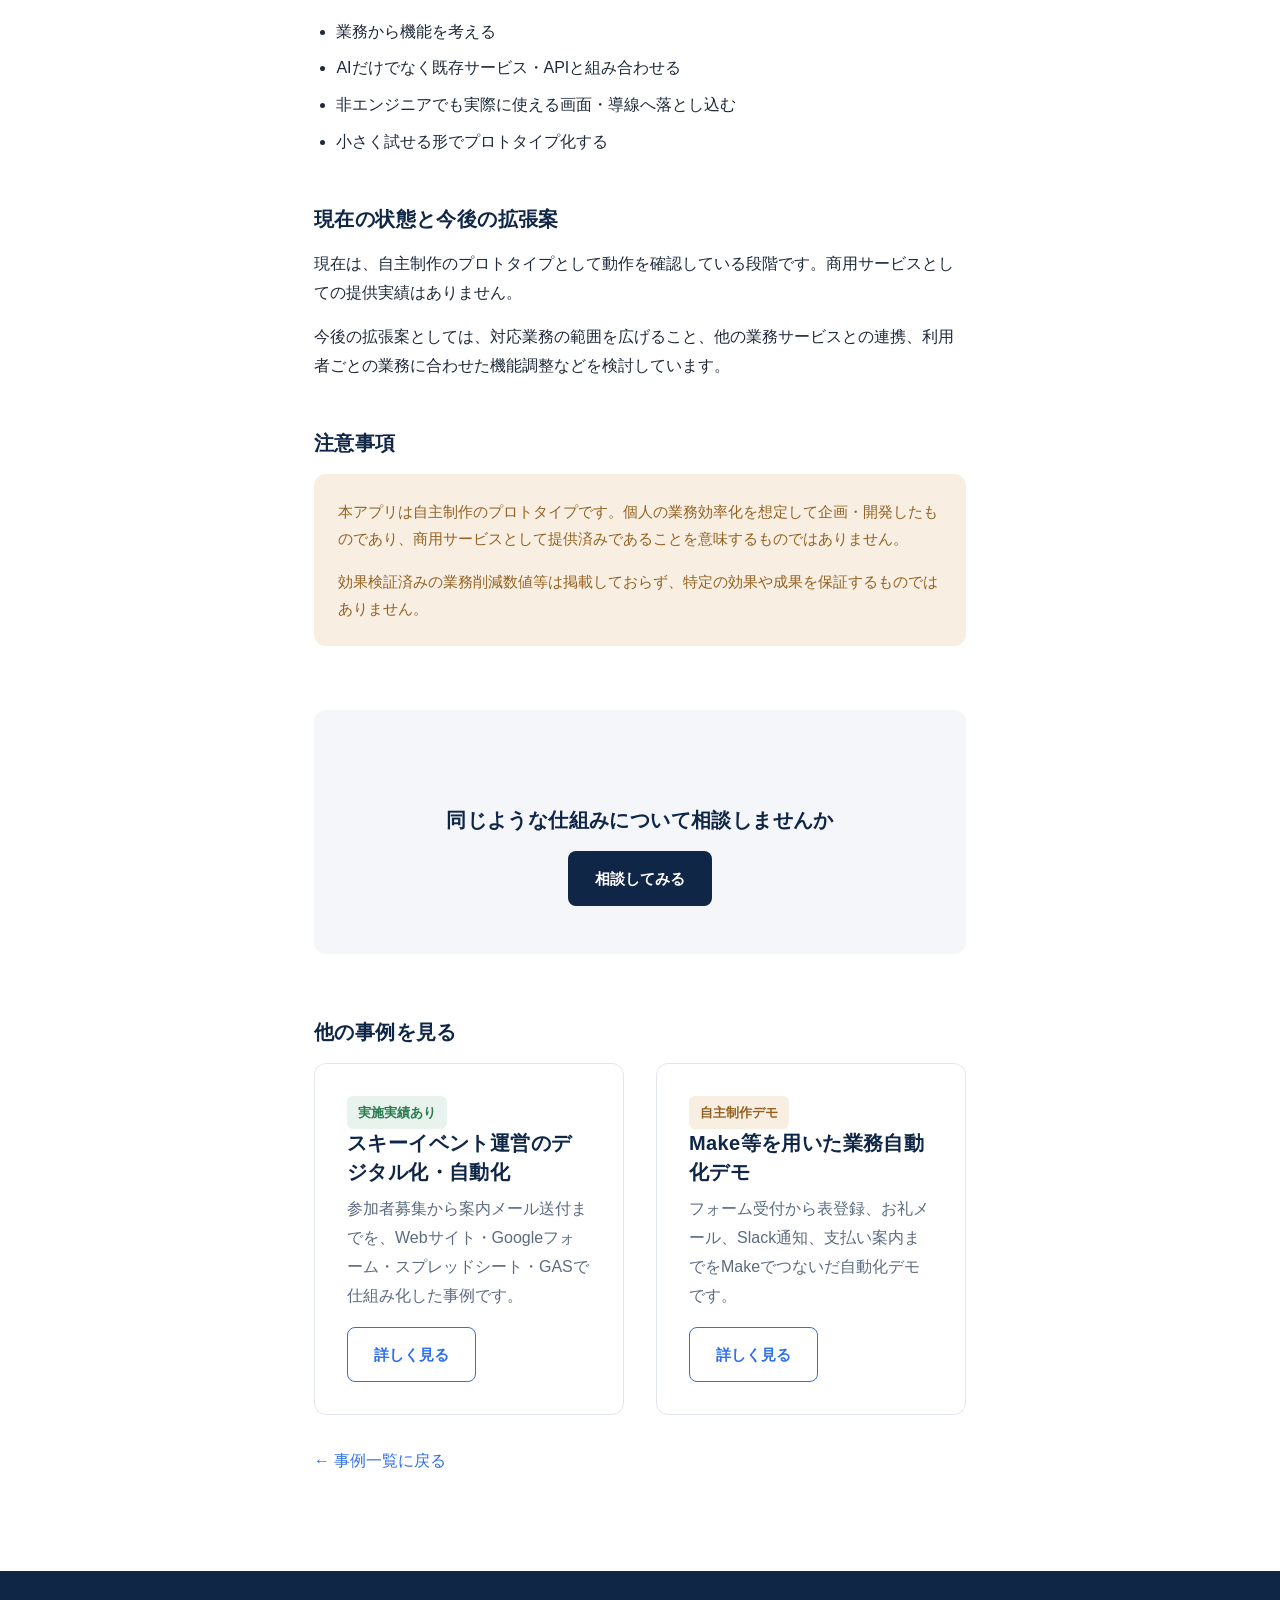
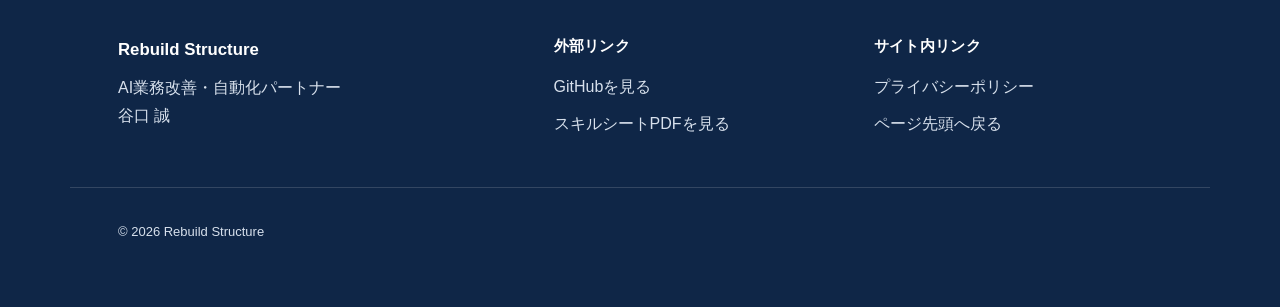
<file: works/ai-secretary-app.html>
<!doctype html>
<html lang="ja">
<head>
<meta charset="UTF-8">
<meta name="viewport" content="width=device-width, initial-scale=1">
<title>AI秘書アプリ｜制作事例｜Rebuild Structure</title>
<meta name="description" content="Googleアカウント認証とGoogleカレンダー連携を活用し、予定確認・日程把握などの日常業務を支援するAI秘書Webアプリの自主制作事例です。">
<meta name="theme-color" content="#0F2647">
<link rel="icon" type="image/svg+xml" href="../assets/favicon.svg">
<link rel="canonical" href="https://rebuild-structure.jp/works/ai-secretary-app.html">
<meta property="og:type" content="article">
<meta property="og:site_name" content="Rebuild Structure">
<meta property="og:title" content="AI秘書アプリ｜Rebuild Structure">
<meta property="og:description" content="Googleアカウント認証とGoogleカレンダー連携を活用した、予定確認・日程把握を支援するAI秘書Webアプリの自主制作事例です。">
<meta property="og:url" content="https://rebuild-structure.jp/works/ai-secretary-app.html">
<meta name="twitter:card" content="summary">
<link rel="stylesheet" href="../css/style.css">
</head>
<body>
<a class="skip-link" href="#main">メインコンテンツへスキップ</a>

<header class="site-header">
  <div class="container site-header__inner">
    <a class="brand" href="../index.html">
      <span class="brand__name">Rebuild Structure</span>
      <span class="brand__role">AI業務改善・自動化パートナー</span>
    </a>

    <div class="header-actions">
      <a class="btn btn-primary" href="../index.html#contact">相談してみる</a>
      <button type="button" class="nav-toggle" data-nav-toggle aria-expanded="false" aria-controls="site-nav">
        <span class="nav-toggle__icon" aria-hidden="true"></span>
        <span class="visually-hidden">メニューを開く</span>
      </button>
    </div>

    <nav id="site-nav" class="site-nav" aria-label="メインナビゲーション">
      <ul class="site-nav__list">
        <li><a href="../index.html#services">サービス</a></li>
        <li><a href="../index.html#features">特徴</a></li>
        <li><a href="../index.html#works">事例</a></li>
        <li><a href="../index.html#about">プロフィール</a></li>
        <li><a href="../index.html#pricing">料金</a></li>
        <li><a href="../index.html#contact">お問い合わせ</a></li>
      </ul>
    </nav>
  </div>
</header>

<main id="main">
  <div class="container container--article article case-page">

    <nav class="breadcrumb" aria-label="パンくずリスト">
      <ol>
        <li><a href="../index.html">トップ</a></li>
        <li><a href="../index.html#works">制作・支援事例</a></li>
        <li aria-current="page">AI秘書アプリ</li>
      </ol>
    </nav>

    <div class="case-hero">
      <div class="tag-row">
        <span class="tag">自主制作</span>
        <span class="tag tag--primary">主力作品</span>
      </div>
      <p class="case-category text-muted">カテゴリ：AI業務支援Webアプリ開発</p>
      <h1>AI秘書アプリ</h1>
      <p class="text-muted">AI Secretary App｜Google連携で予定管理などの業務を支援するAI秘書Webアプリ</p>
      <p class="lead">Googleアカウントでログインし、Googleカレンダーと連携して予定確認・日程把握を支援するAI秘書アプリです。生成AIを単体で利用するだけでなく、外部サービスと組み合わせて日常業務を支援するWebアプリとして企画・開発しました。自主制作のプロトタイプとして、実際に動作する形で実装しています。</p>
    </div>

    <div class="case-figure">
      <img src="../assets/works/ai-secretary-hero.png" alt="AI秘書アプリのダッシュボード画面" loading="lazy">
    </div>

    <h2>操作デモ動画</h2>
    <p>AI秘書アプリの実際の操作イメージをご覧いただけます。Google連携による予定確認をはじめ、議事録作成や文書校正など、日常業務を支援する機能を紹介しています。</p>
    <div class="video-frame">
      <video controls preload="metadata" playsinline>
        <source src="https://rebuild-structure.jp/assets/videos/ai-secretary-demo.mp4" type="video/mp4">
        お使いのブラウザでは動画を再生できません。<a href="https://rebuild-structure.jp/assets/videos/ai-secretary-demo.mp4">動画ファイルを直接開く</a>
      </video>
    </div>

    <h2>背景・目的</h2>
    <p>生成AIをチャット形式で単体利用するだけでなく、実際の予定やスケジュールといった業務情報と組み合わせたWebアプリとして活用できないかを試すために、本アプリを企画しました。</p>
    <p>日常業務には、予定確認や会議後の議事録作成、文書の確認・校正など、一つひとつは小さくても繰り返し発生する作業があります。これらを一つのAI秘書型Webアプリからまとめて支援できる形を想定し、Googleアカウント認証・Googleカレンダー連携・生成AIを組み合わせて、実際に動作するプロトタイプとして具体化しました。</p>

    <h2>主な機能</h2>
    <ul>
      <li><strong>Googleログイン：</strong>Googleアカウントによるログインを起点に、AI秘書アプリへアクセスします。</li>
      <li><strong>Googleカレンダー連携：</strong>Googleカレンダーと連携し、予定確認・日程把握を支援します。予定情報をもとにした、スケジュールの確認・提案につなげます。</li>
      <li><strong>AI議事録作成：</strong>会議・打ち合わせの内容をもとに、AIが議事録の作成を支援します。</li>
      <li><strong>文書校正：</strong>入力した文章を確認し、表現や誤りの改善をAIが支援します。</li>
    </ul>

    <h2>全体の処理フロー</h2>
    <div class="case-flow">
      <div class="case-flow__row">
        <div class="case-flow__item">
          <p class="case-flow__title">Googleログイン</p>
        </div>
        <span class="case-flow__arrow" aria-hidden="true"></span>
        <div class="case-flow__item case-flow__item--primary">
          <p class="case-flow__title">AI Secretary</p>
        </div>
      </div>
      <div class="case-flow__branches">
        <div class="case-flow__branch">
          <span class="case-flow__arrow case-flow__arrow--branch" aria-hidden="true"></span>
          <div class="case-flow__item">
            <p class="case-flow__title">Googleカレンダー連携</p>
          </div>
          <span class="case-flow__arrow" aria-hidden="true"></span>
          <div class="case-flow__item">
            <p class="case-flow__title">予定確認・スケジュール把握</p>
          </div>
        </div>
        <div class="case-flow__branch">
          <span class="case-flow__arrow case-flow__arrow--branch" aria-hidden="true"></span>
          <div class="case-flow__item">
            <p class="case-flow__title">議事録作成</p>
          </div>
        </div>
        <div class="case-flow__branch">
          <span class="case-flow__arrow case-flow__arrow--branch" aria-hidden="true"></span>
          <div class="case-flow__item">
            <p class="case-flow__title">文書校正</p>
          </div>
        </div>
      </div>
    </div>
    <p class="text-muted">Googleカレンダー連携・AI議事録作成・文書校正は、それぞれ独立した機能として用意しており、同じ技術処理を行っているわけではありません。</p>

    <h2>使用技術・ツール</h2>
    <ul>
      <li><strong>Next.js：</strong>Webアプリのフロントエンド・アプリケーション構築</li>
      <li><strong>Google OAuth：</strong>Googleアカウントによる認証</li>
      <li><strong>Google Calendar API：</strong>Googleカレンダーとの予定情報連携</li>
      <li><strong>Vercel：</strong>Webアプリのデプロイ・公開</li>
      <li><strong>Claude Code：</strong>AIコーディング支援を活用したプロトタイプ開発</li>
    </ul>
    <p class="text-muted">企画・要件整理・実装・検証を、AIコーディング支援を活用しながら進めたプロトタイプです。</p>

    <h2>自分が担当した範囲</h2>
    <p>自主制作として、アイデア・コンセプト設計、業務利用シーンの整理、要件整理、画面・機能設計、AIコーディング支援を活用したプロトタイプ開発、Google認証・Googleカレンダー連携の実装、動作確認・改善までを一人で担当しました。</p>

    <h2>この制作で示せること</h2>
    <p>業務課題をWebアプリとして具体化し、AI・外部APIを組み合わせてプロトタイプまで実装する力です。</p>
    <ul>
      <li>業務から機能を考える</li>
      <li>AIだけでなく既存サービス・APIと組み合わせる</li>
      <li>非エンジニアでも実際に使える画面・導線へ落とし込む</li>
      <li>小さく試せる形でプロトタイプ化する</li>
    </ul>

    <h2>現在の状態と今後の拡張案</h2>
    <p>現在は、自主制作のプロトタイプとして動作を確認している段階です。商用サービスとしての提供実績はありません。</p>
    <p>今後の拡張案としては、対応業務の範囲を広げること、他の業務サービスとの連携、利用者ごとの業務に合わせた機能調整などを検討しています。</p>

    <h2>注意事項</h2>
    <div class="notice-box">
      <p>本アプリは自主制作のプロトタイプです。個人の業務効率化を想定して企画・開発したものであり、商用サービスとして提供済みであることを意味するものではありません。</p>
      <p>効果検証済みの業務削減数値等は掲載しておらず、特定の効果や成果を保証するものではありません。</p>
    </div>

    <div class="case-cta">
      <h2>同じような仕組みについて相談しませんか</h2>
      <div class="btn-group btn-group--center">
        <a class="btn btn-primary" href="../index.html#contact">相談してみる</a>
      </div>
    </div>

    <div class="case-other-works">
      <h2>他の事例を見る</h2>
      <div class="works-grid">
        <a class="card other-work-card" href="event-automation.html">
          <div class="tag-row">
            <span class="tag tag--success">実施実績あり</span>
          </div>
          <h3>スキーイベント運営のデジタル化・自動化</h3>
          <p>参加者募集から案内メール送付までを、Webサイト・Googleフォーム・スプレッドシート・GASで仕組み化した事例です。</p>
          <span class="btn btn-secondary">詳しく見る</span>
        </a>
        <a class="card other-work-card" href="make-automation-demo.html">
          <div class="tag-row">
            <span class="tag tag--notice">自主制作デモ</span>
          </div>
          <h3>Make等を用いた業務自動化デモ</h3>
          <p>フォーム受付から表登録、お礼メール、Slack通知、支払い案内までをMakeでつないだ自動化デモです。</p>
          <span class="btn btn-secondary">詳しく見る</span>
        </a>
      </div>
      <a class="back-link" href="../index.html#works">&larr; 事例一覧に戻る</a>
    </div>

  </div>
</main>

<footer class="site-footer">
  <div class="container footer-grid">
    <div>
      <p class="footer-brand">Rebuild Structure</p>
      <p>AI業務改善・自動化パートナー<br>谷口 誠</p>
    </div>
    <div>
      <h3>外部リンク</h3>
      <div class="footer-links">
        <a href="https://github.com/menmadayo-cyber/rebuild-structure-portfolio" target="_blank" rel="noopener noreferrer">GitHubを見る</a>
        <a href="https://rebuild-structure.jp/assets/downloads/Rebuild_Structure_SkillSheet.pdf" target="_blank" rel="noopener">スキルシートPDFを見る</a>
      </div>
    </div>
    <div>
      <h3>サイト内リンク</h3>
      <div class="footer-links">
        <a href="../privacy.html">プライバシーポリシー</a>
        <a href="../index.html#top">ページ先頭へ戻る</a>
      </div>
    </div>
  </div>
  <div class="container footer-bottom">
    <p>&copy; 2026 Rebuild Structure</p>
  </div>
</footer>

<script src="../js/main.js" defer></script>
</body>
</html>
</file>
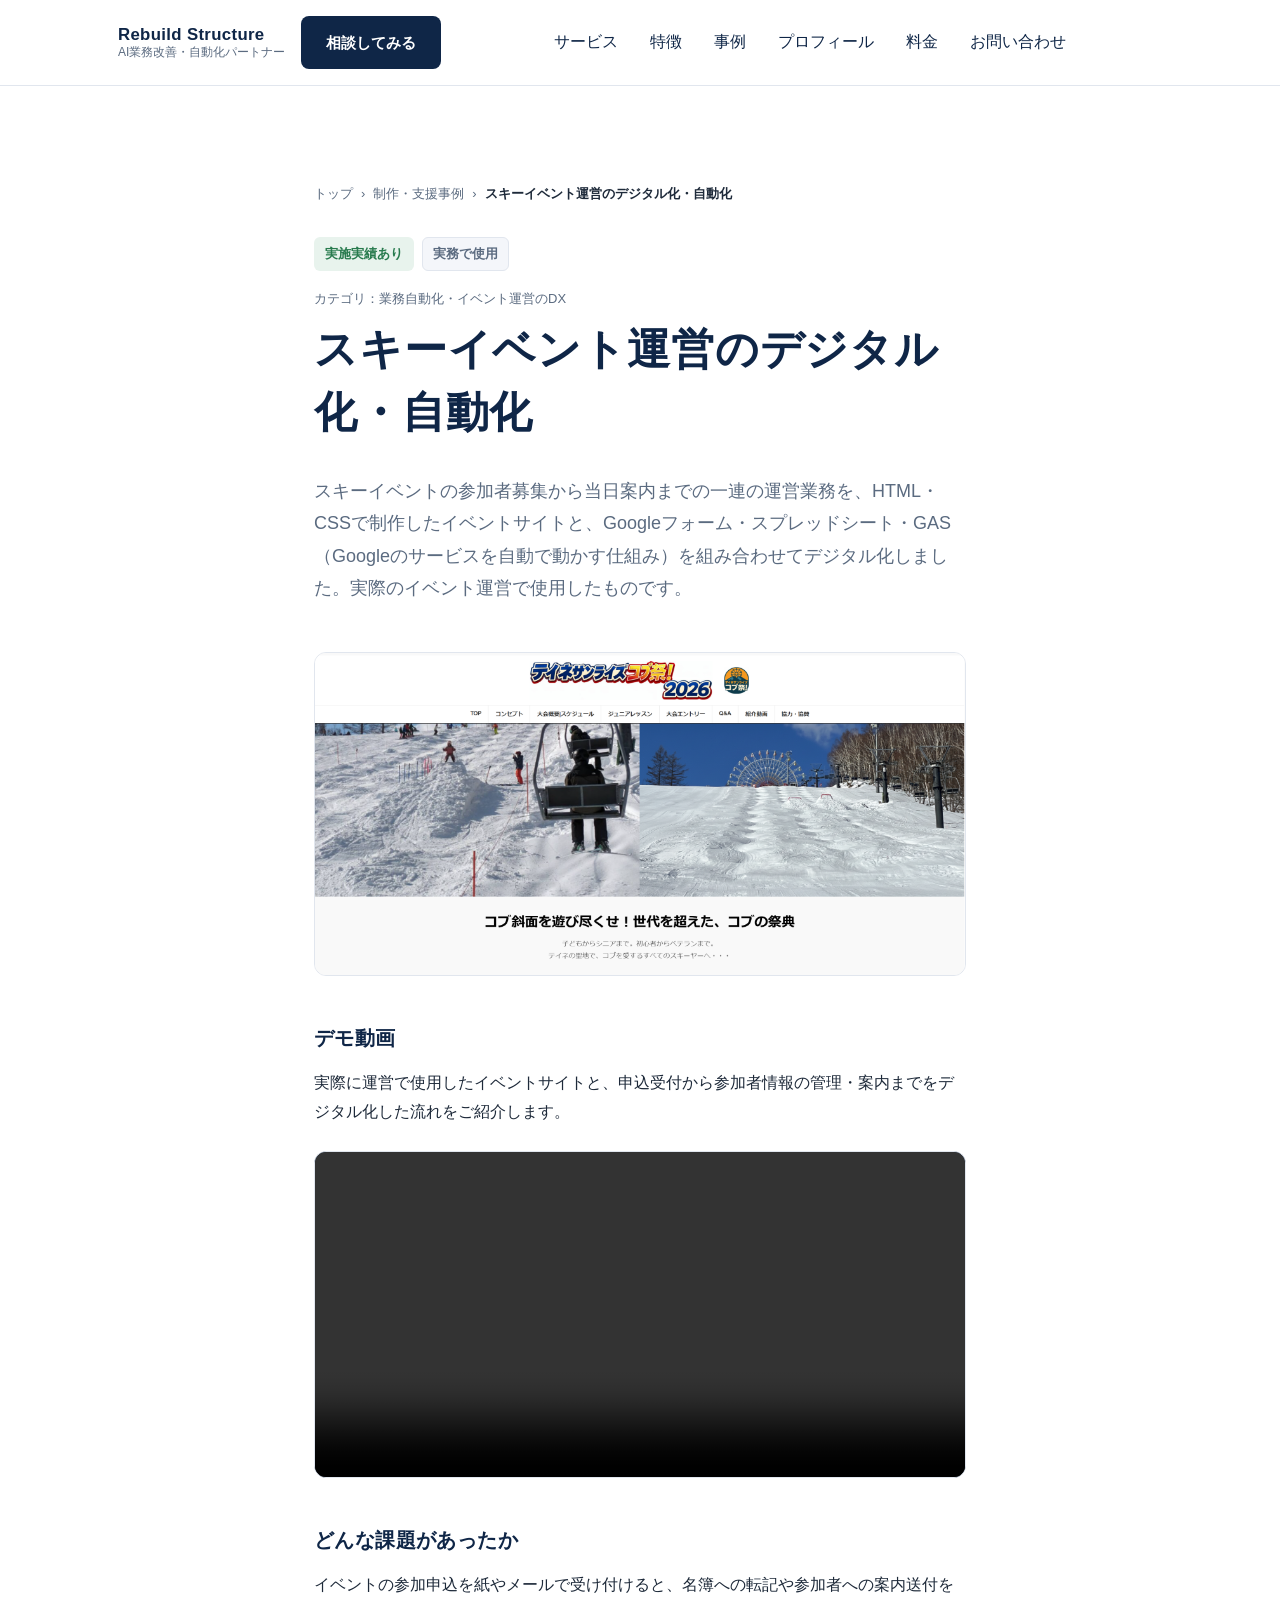
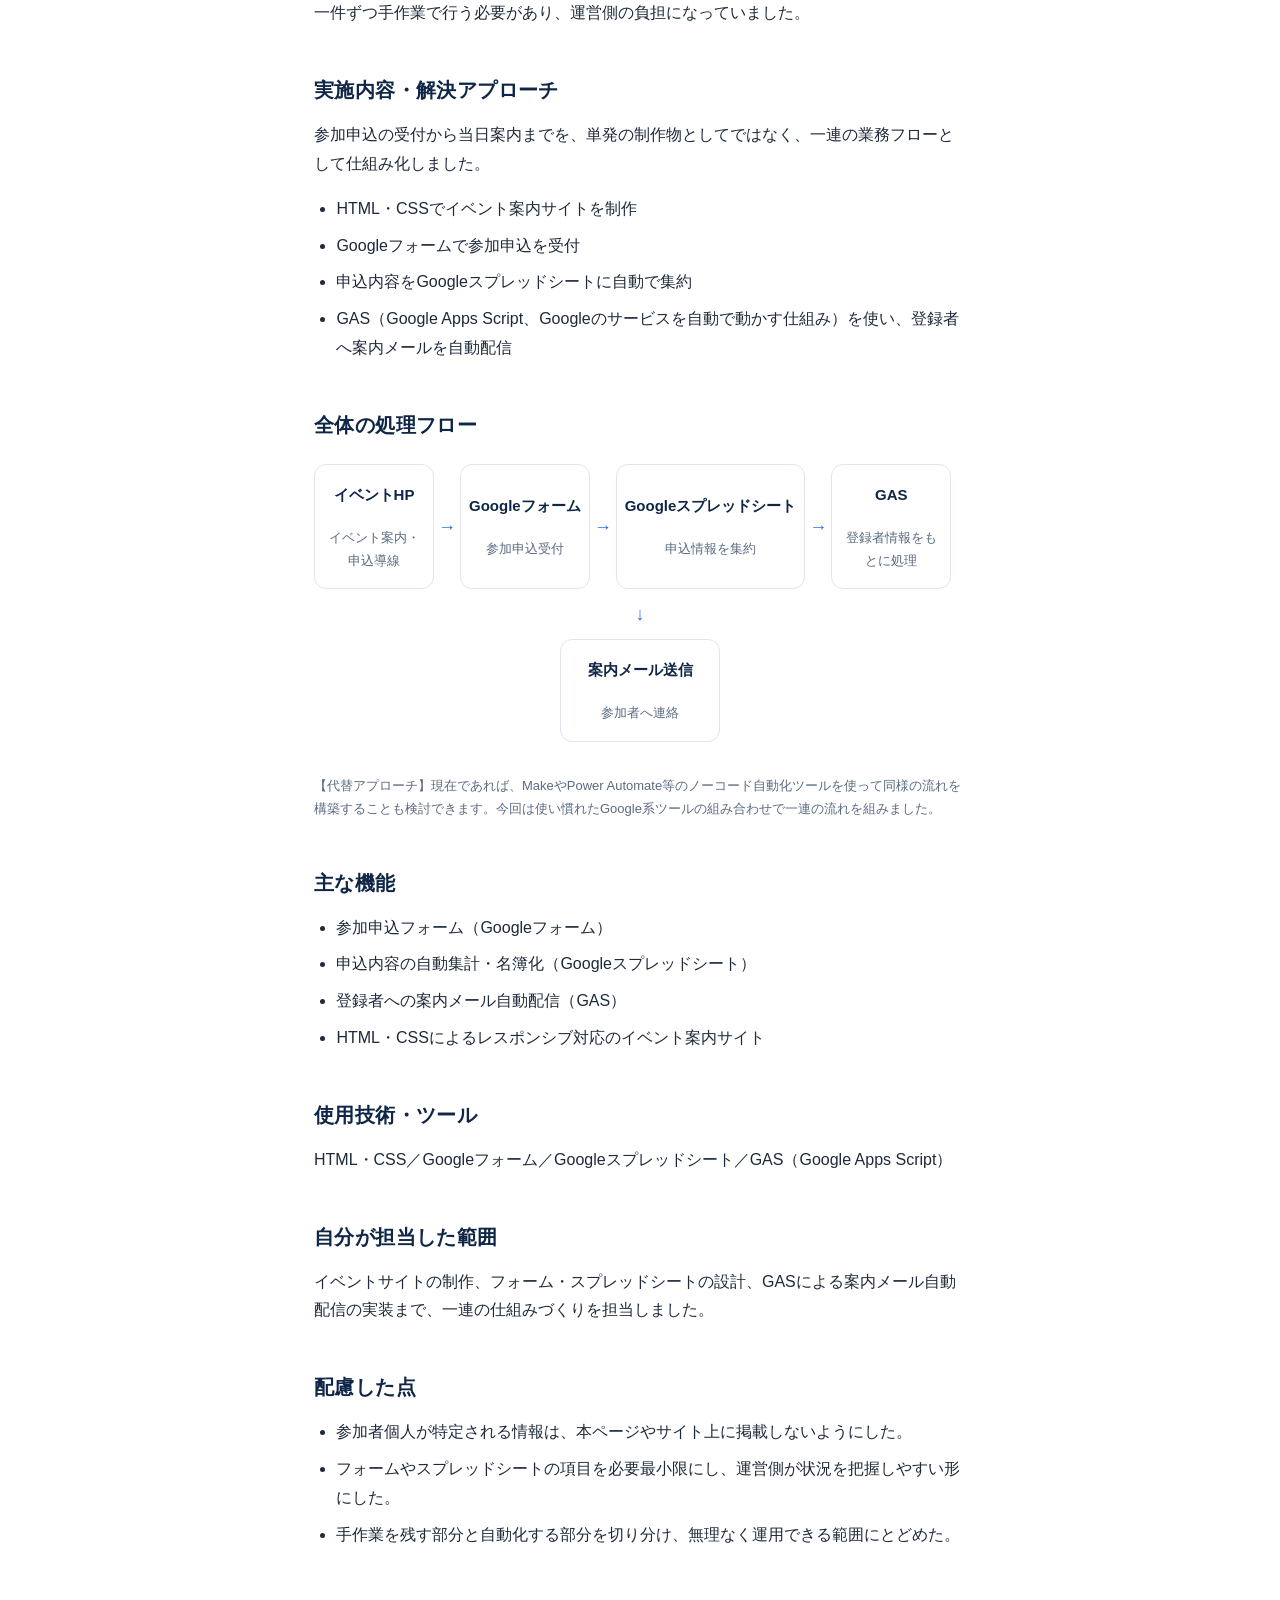
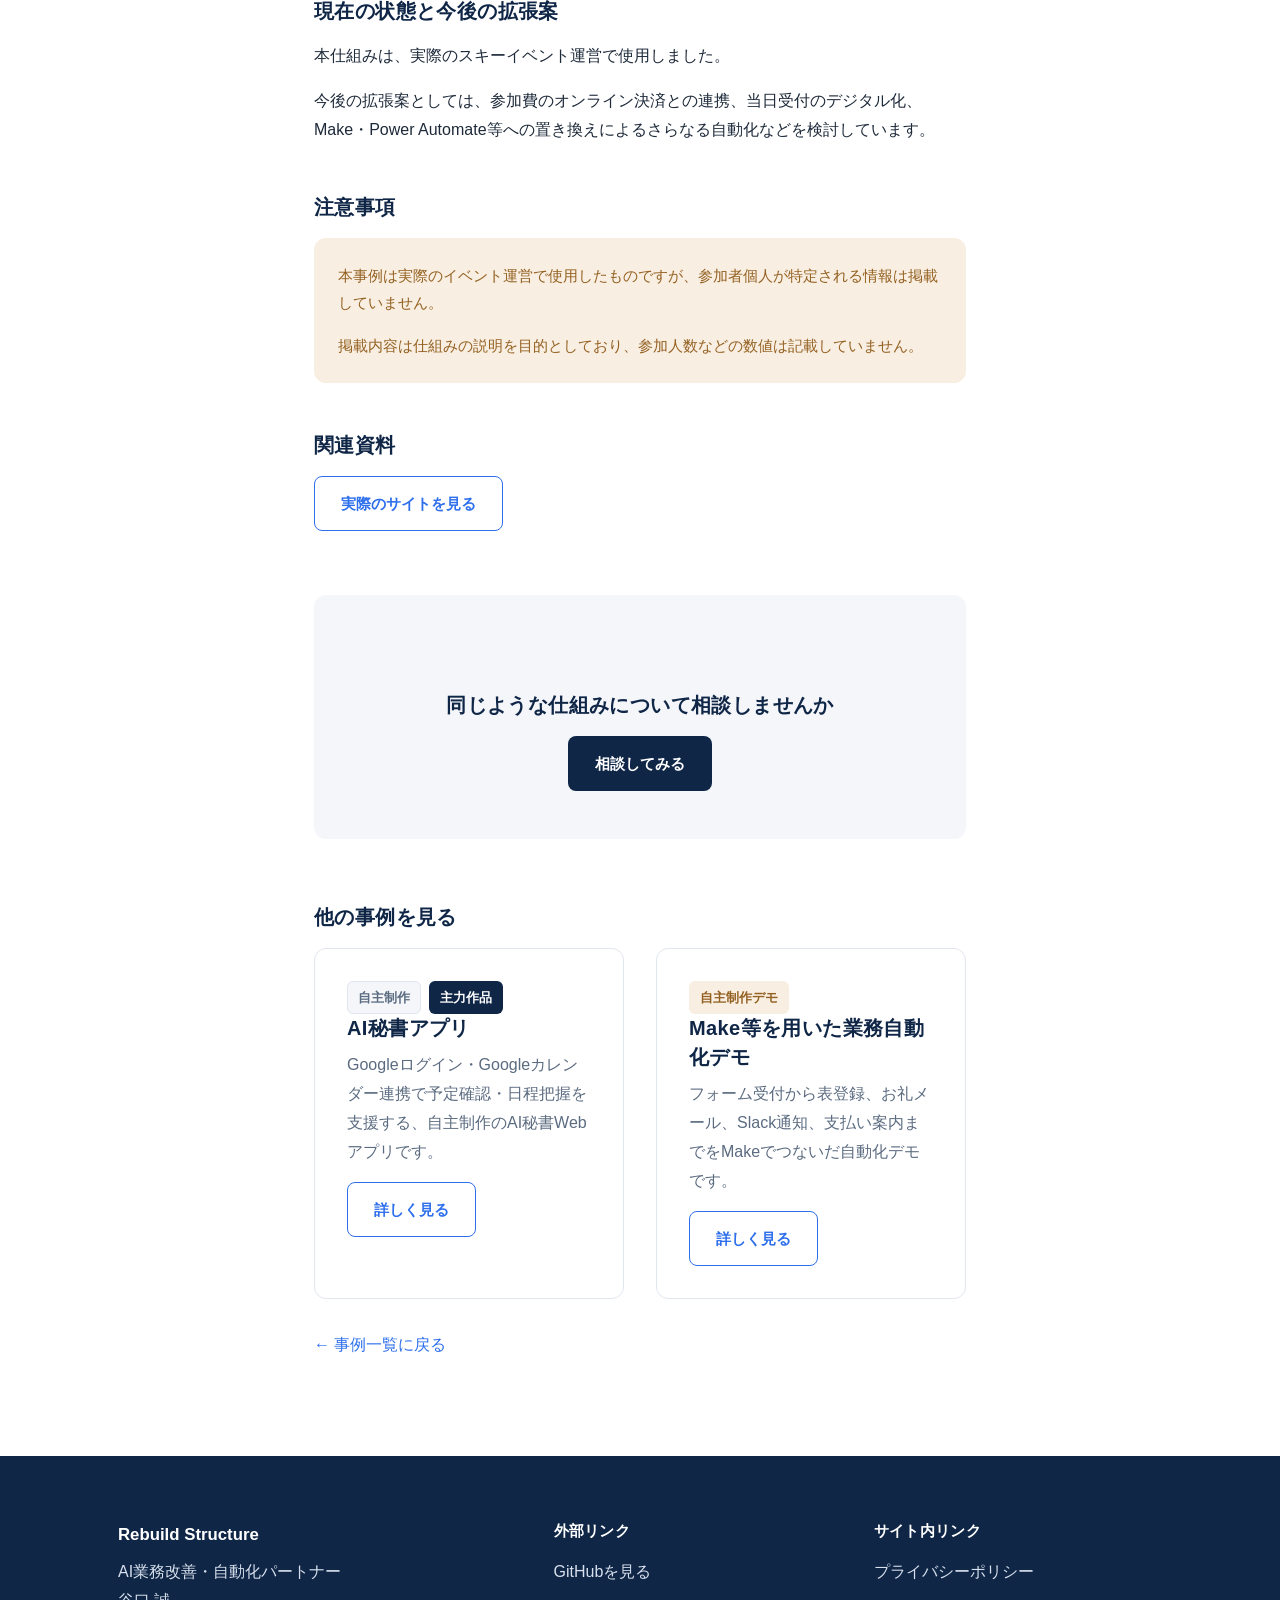
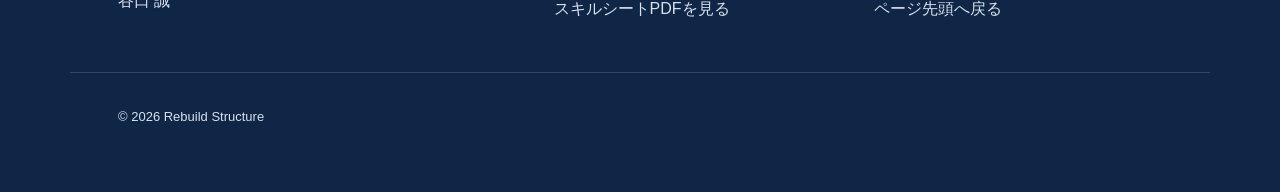
<file: works/event-automation.html>
<!doctype html>
<html lang="ja">
<head>
<meta charset="UTF-8">
<meta name="viewport" content="width=device-width, initial-scale=1">
<title>スキーイベント運営のデジタル化・自動化｜制作・支援事例｜Rebuild Structure</title>
<meta name="description" content="スキーイベントの参加者募集から案内メール送付までを、HTML・CSSで作ったサイトとGoogleフォーム・スプレッドシート・GASを組み合わせて仕組み化した、実際のイベント運営で使用した事例です。">
<meta name="theme-color" content="#0F2647">
<link rel="icon" type="image/svg+xml" href="../assets/favicon.svg">
<link rel="canonical" href="https://rebuild-structure.jp/works/event-automation.html">
<meta property="og:type" content="article">
<meta property="og:site_name" content="Rebuild Structure">
<meta property="og:title" content="スキーイベント運営のデジタル化・自動化｜Rebuild Structure">
<meta property="og:description" content="参加者募集から案内メール送付までを、Webサイト・Googleフォーム・スプレッドシート・GASを組み合わせて仕組み化した、実際のイベント運営で使用した事例です。">
<meta property="og:url" content="https://rebuild-structure.jp/works/event-automation.html">
<meta name="twitter:card" content="summary">
<link rel="stylesheet" href="../css/style.css">
</head>
<body>
<a class="skip-link" href="#main">メインコンテンツへスキップ</a>

<header class="site-header">
  <div class="container site-header__inner">
    <a class="brand" href="../index.html">
      <span class="brand__name">Rebuild Structure</span>
      <span class="brand__role">AI業務改善・自動化パートナー</span>
    </a>

    <div class="header-actions">
      <a class="btn btn-primary" href="../index.html#contact">相談してみる</a>
      <button type="button" class="nav-toggle" data-nav-toggle aria-expanded="false" aria-controls="site-nav">
        <span class="nav-toggle__icon" aria-hidden="true"></span>
        <span class="visually-hidden">メニューを開く</span>
      </button>
    </div>

    <nav id="site-nav" class="site-nav" aria-label="メインナビゲーション">
      <ul class="site-nav__list">
        <li><a href="../index.html#services">サービス</a></li>
        <li><a href="../index.html#features">特徴</a></li>
        <li><a href="../index.html#works">事例</a></li>
        <li><a href="../index.html#about">プロフィール</a></li>
        <li><a href="../index.html#pricing">料金</a></li>
        <li><a href="../index.html#contact">お問い合わせ</a></li>
      </ul>
    </nav>
  </div>
</header>

<main id="main">
  <div class="container container--article article case-page">

    <nav class="breadcrumb" aria-label="パンくずリスト">
      <ol>
        <li><a href="../index.html">トップ</a></li>
        <li><a href="../index.html#works">制作・支援事例</a></li>
        <li aria-current="page">スキーイベント運営のデジタル化・自動化</li>
      </ol>
    </nav>

    <div class="case-hero">
      <div class="tag-row">
        <span class="tag tag--success">実施実績あり</span>
        <span class="tag">実務で使用</span>
      </div>
      <p class="case-category text-muted">カテゴリ：業務自動化・イベント運営のDX</p>
      <h1>スキーイベント運営のデジタル化・自動化</h1>
      <p class="lead">スキーイベントの参加者募集から当日案内までの一連の運営業務を、HTML・CSSで制作したイベントサイトと、Googleフォーム・スプレッドシート・GAS（Googleのサービスを自動で動かす仕組み）を組み合わせてデジタル化しました。実際のイベント運営で使用したものです。</p>
    </div>

    <div class="case-figure">
      <img src="../assets/works/ski-event-hero.png" alt="スキーイベント公式サイトのトップ画面" loading="lazy">
    </div>

    <h2>デモ動画</h2>
    <p>実際に運営で使用したイベントサイトと、申込受付から参加者情報の管理・案内までをデジタル化した流れをご紹介します。</p>
    <div class="video-frame">
      <video controls preload="metadata" playsinline>
        <source src="https://rebuild-structure.jp/assets/videos/ski-event-demo.mp4" type="video/mp4">
        お使いのブラウザでは動画を再生できません。<a href="https://rebuild-structure.jp/assets/videos/ski-event-demo.mp4">動画ファイルを直接開く</a>
      </video>
    </div>

    <h2>どんな課題があったか</h2>
    <p>イベントの参加申込を紙やメールで受け付けると、名簿への転記や参加者への案内送付を一件ずつ手作業で行う必要があり、運営側の負担になっていました。</p>

    <h2>実施内容・解決アプローチ</h2>
    <p>参加申込の受付から当日案内までを、単発の制作物としてではなく、一連の業務フローとして仕組み化しました。</p>
    <ul>
      <li>HTML・CSSでイベント案内サイトを制作</li>
      <li>Googleフォームで参加申込を受付</li>
      <li>申込内容をGoogleスプレッドシートに自動で集約</li>
      <li>GAS（Google Apps Script、Googleのサービスを自動で動かす仕組み）を使い、登録者へ案内メールを自動配信</li>
    </ul>

    <h2>全体の処理フロー</h2>
    <div class="case-flow">
      <div class="case-flow__main">
        <div class="case-flow__item">
          <p class="case-flow__title">イベントHP</p>
          <p class="case-flow__label">イベント案内・申込導線</p>
        </div>
        <span class="case-flow__arrow" aria-hidden="true"></span>
        <div class="case-flow__item">
          <p class="case-flow__title">Googleフォーム</p>
          <p class="case-flow__label">参加申込受付</p>
        </div>
        <span class="case-flow__arrow" aria-hidden="true"></span>
        <div class="case-flow__item">
          <p class="case-flow__title">Googleスプレッドシート</p>
          <p class="case-flow__label">申込情報を集約</p>
        </div>
        <span class="case-flow__arrow" aria-hidden="true"></span>
        <div class="case-flow__item">
          <p class="case-flow__title">GAS</p>
          <p class="case-flow__label">登録者情報をもとに処理</p>
        </div>
      </div>
      <div class="case-flow__final">
        <span class="case-flow__arrow case-flow__arrow--down" aria-hidden="true"></span>
        <div class="case-flow__item">
          <p class="case-flow__title">案内メール送信</p>
          <p class="case-flow__label">参加者へ連絡</p>
        </div>
      </div>
    </div>
    <p class="text-muted">【代替アプローチ】現在であれば、MakeやPower Automate等のノーコード自動化ツールを使って同様の流れを構築することも検討できます。今回は使い慣れたGoogle系ツールの組み合わせで一連の流れを組みました。</p>

    <h2>主な機能</h2>
    <ul>
      <li>参加申込フォーム（Googleフォーム）</li>
      <li>申込内容の自動集計・名簿化（Googleスプレッドシート）</li>
      <li>登録者への案内メール自動配信（GAS）</li>
      <li>HTML・CSSによるレスポンシブ対応のイベント案内サイト</li>
    </ul>

    <h2>使用技術・ツール</h2>
    <p>HTML・CSS／Googleフォーム／Googleスプレッドシート／GAS（Google Apps Script）</p>

    <h2>自分が担当した範囲</h2>
    <p>イベントサイトの制作、フォーム・スプレッドシートの設計、GASによる案内メール自動配信の実装まで、一連の仕組みづくりを担当しました。</p>

    <h2>配慮した点</h2>
    <ul>
      <li>参加者個人が特定される情報は、本ページやサイト上に掲載しないようにした。</li>
      <li>フォームやスプレッドシートの項目を必要最小限にし、運営側が状況を把握しやすい形にした。</li>
      <li>手作業を残す部分と自動化する部分を切り分け、無理なく運用できる範囲にとどめた。</li>
    </ul>

    <h2>現在の状態と今後の拡張案</h2>
    <p>本仕組みは、実際のスキーイベント運営で使用しました。</p>
    <p>今後の拡張案としては、参加費のオンライン決済との連携、当日受付のデジタル化、Make・Power Automate等への置き換えによるさらなる自動化などを検討しています。</p>

    <h2>注意事項</h2>
    <div class="notice-box">
      <p>本事例は実際のイベント運営で使用したものですが、参加者個人が特定される情報は掲載していません。</p>
      <p>掲載内容は仕組みの説明を目的としており、参加人数などの数値は記載していません。</p>
    </div>

    <h2>関連資料</h2>
    <div class="btn-group">
      <a class="btn btn-secondary" href="https://www.kobumaturi.shop/" target="_blank" rel="noopener noreferrer">実際のサイトを見る</a>
    </div>

    <div class="case-cta">
      <h2>同じような仕組みについて相談しませんか</h2>
      <div class="btn-group btn-group--center">
        <a class="btn btn-primary" href="../index.html#contact">相談してみる</a>
      </div>
    </div>

    <div class="case-other-works">
      <h2>他の事例を見る</h2>
      <div class="works-grid">
        <a class="card other-work-card" href="ai-secretary-app.html">
          <div class="tag-row">
            <span class="tag">自主制作</span>
            <span class="tag tag--primary">主力作品</span>
          </div>
          <h3>AI秘書アプリ</h3>
          <p>Googleログイン・Googleカレンダー連携で予定確認・日程把握を支援する、自主制作のAI秘書Webアプリです。</p>
          <span class="btn btn-secondary">詳しく見る</span>
        </a>
        <a class="card other-work-card" href="make-automation-demo.html">
          <div class="tag-row">
            <span class="tag tag--notice">自主制作デモ</span>
          </div>
          <h3>Make等を用いた業務自動化デモ</h3>
          <p>フォーム受付から表登録、お礼メール、Slack通知、支払い案内までをMakeでつないだ自動化デモです。</p>
          <span class="btn btn-secondary">詳しく見る</span>
        </a>
      </div>
      <a class="back-link" href="../index.html#works">&larr; 事例一覧に戻る</a>
    </div>

  </div>
</main>

<footer class="site-footer">
  <div class="container footer-grid">
    <div>
      <p class="footer-brand">Rebuild Structure</p>
      <p>AI業務改善・自動化パートナー<br>谷口 誠</p>
    </div>
    <div>
      <h3>外部リンク</h3>
      <div class="footer-links">
        <a href="https://github.com/menmadayo-cyber/rebuild-structure-portfolio" target="_blank" rel="noopener noreferrer">GitHubを見る</a>
        <a href="https://rebuild-structure.jp/assets/downloads/Rebuild_Structure_SkillSheet.pdf" target="_blank" rel="noopener">スキルシートPDFを見る</a>
      </div>
    </div>
    <div>
      <h3>サイト内リンク</h3>
      <div class="footer-links">
        <a href="../privacy.html">プライバシーポリシー</a>
        <a href="../index.html#top">ページ先頭へ戻る</a>
      </div>
    </div>
  </div>
  <div class="container footer-bottom">
    <p>&copy; 2026 Rebuild Structure</p>
  </div>
</footer>

<script src="../js/main.js" defer></script>
</body>
</html>
</file>
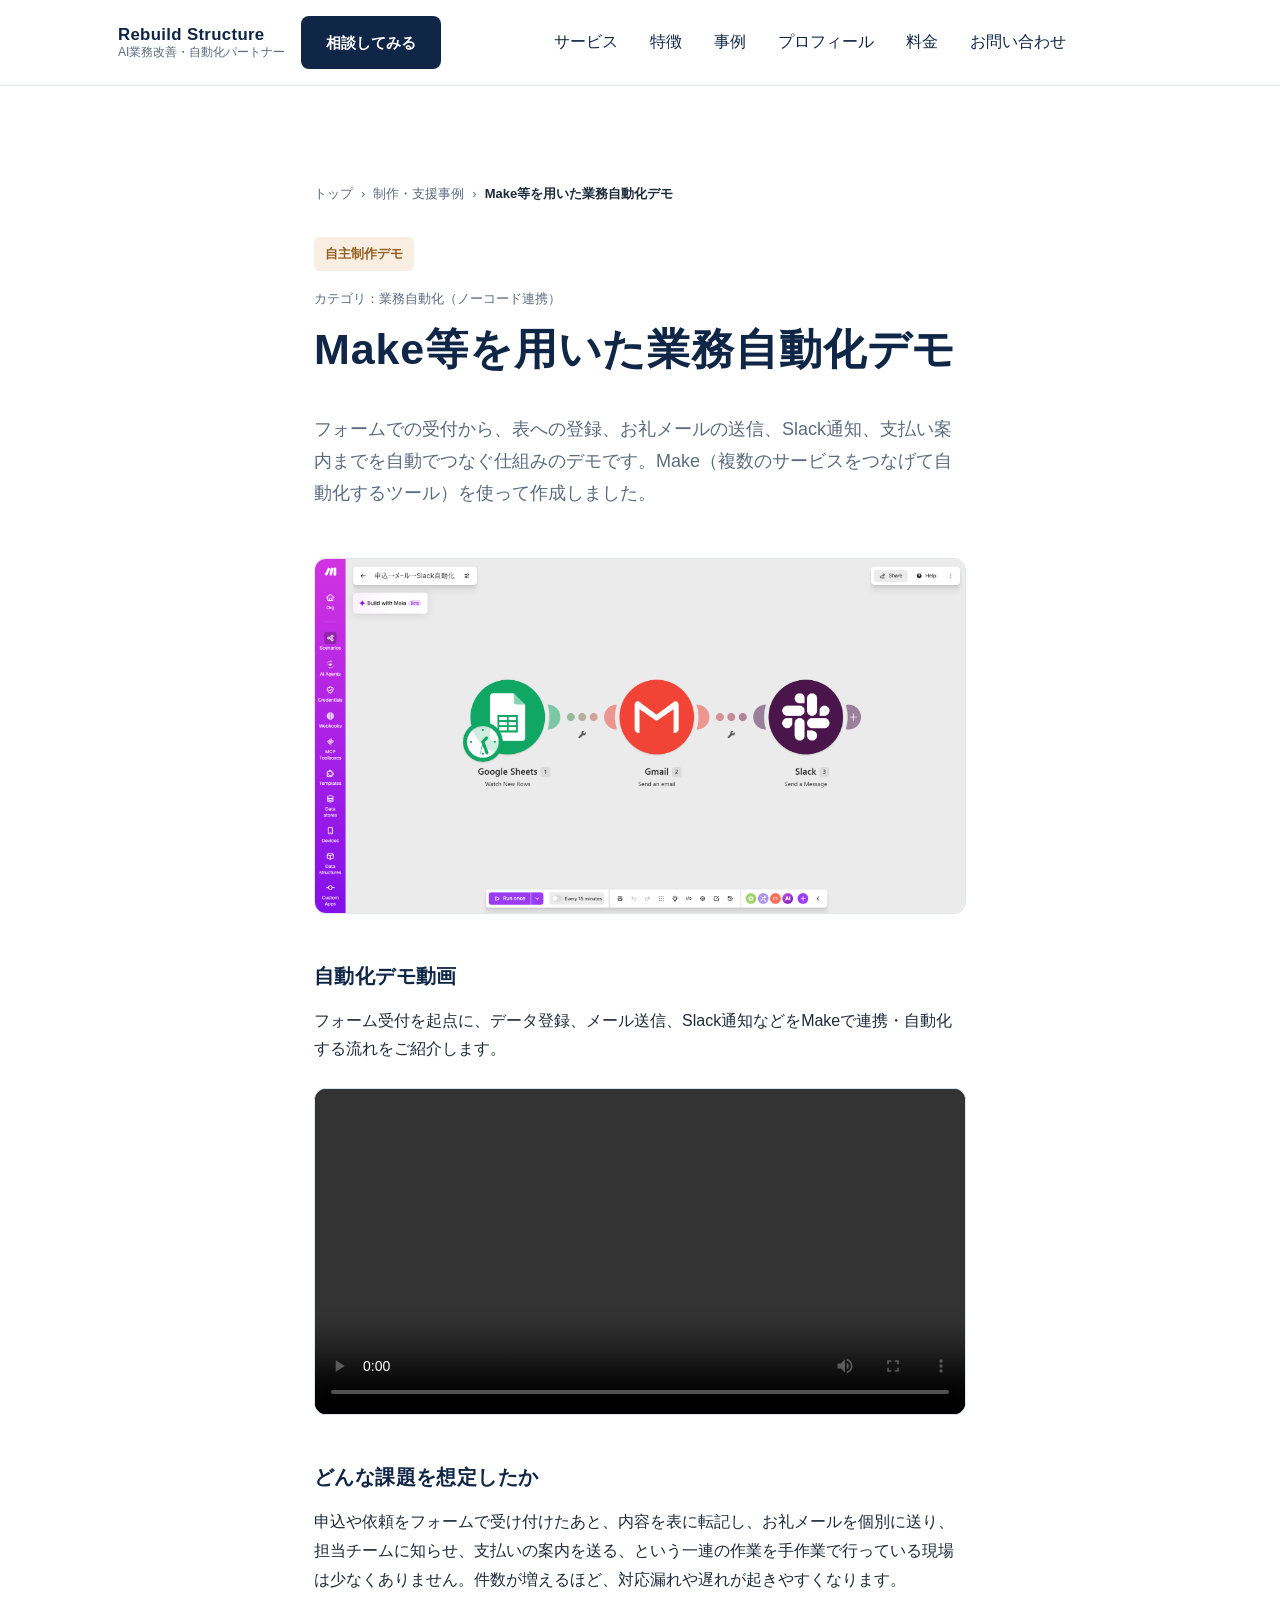
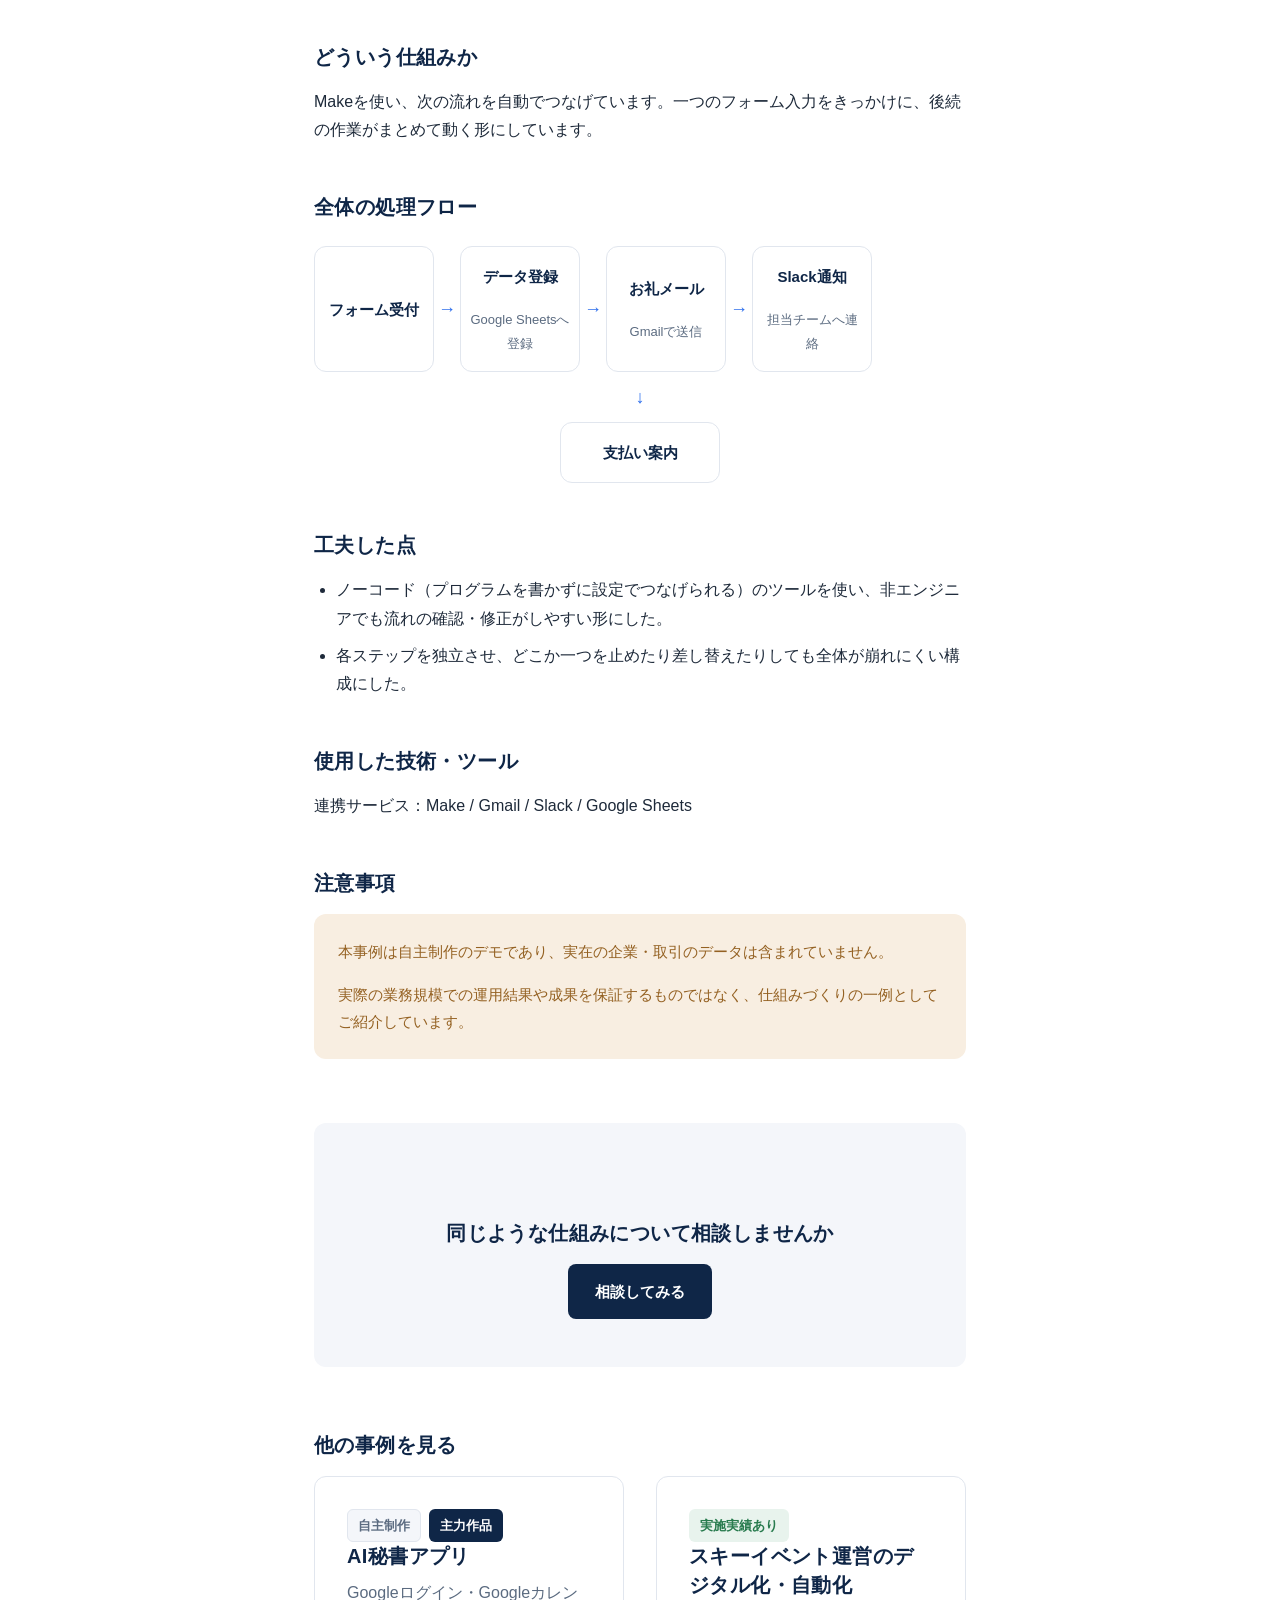
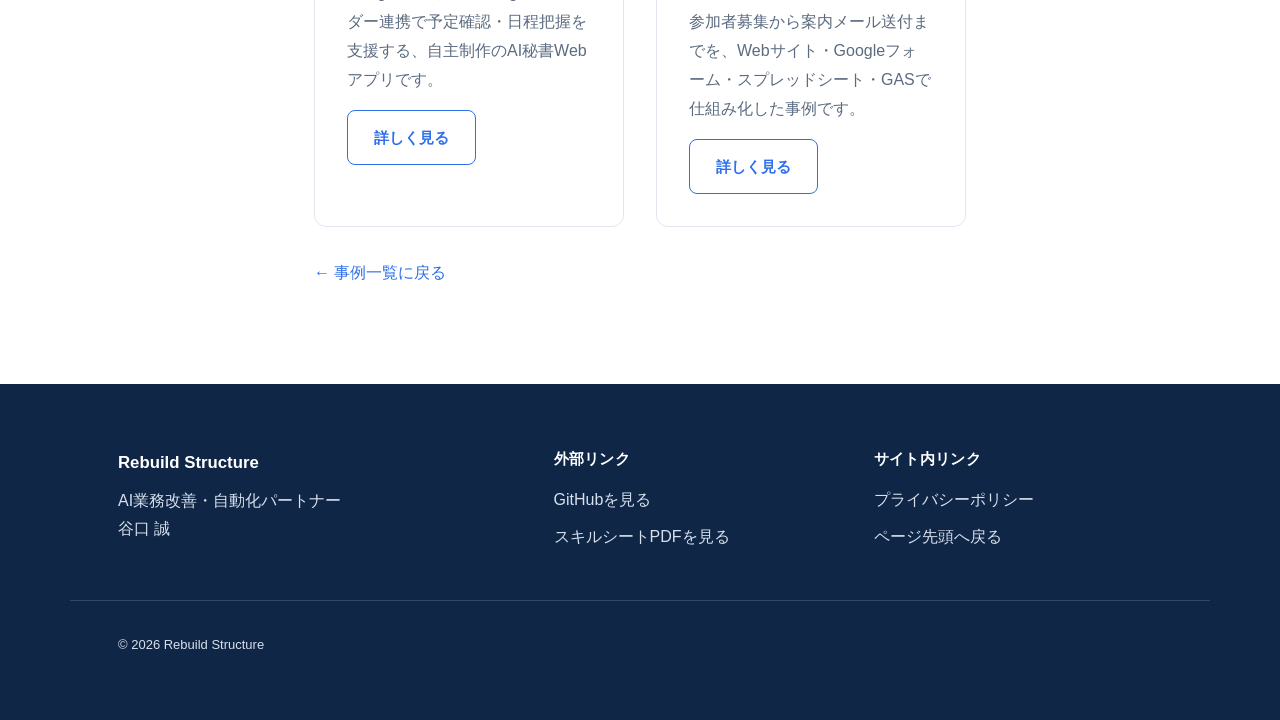
<file: works/make-automation-demo.html>
<!doctype html>
<html lang="ja">
<head>
<meta charset="UTF-8">
<meta name="viewport" content="width=device-width, initial-scale=1">
<title>Make等を用いた業務自動化デモ｜制作・支援事例｜Rebuild Structure</title>
<meta name="description" content="フォームでの受付から、表への登録、お礼メールの送信、Slack通知、支払い案内までを自動でつなぐ仕組みのデモです。Make（複数のサービスをつなげて自動化するツール）を使って作成しました。">
<meta name="theme-color" content="#0F2647">
<link rel="icon" type="image/svg+xml" href="../assets/favicon.svg">
<link rel="canonical" href="https://rebuild-structure.jp/works/make-automation-demo.html">
<meta property="og:type" content="article">
<meta property="og:site_name" content="Rebuild Structure">
<meta property="og:title" content="Make等を用いた業務自動化デモ｜Rebuild Structure">
<meta property="og:description" content="フォーム受付から表への登録、お礼メール送信、Slack通知、支払い案内までを自動でつなぐ、Makeを使った業務自動化デモです。">
<meta property="og:url" content="https://rebuild-structure.jp/works/make-automation-demo.html">
<meta name="twitter:card" content="summary">
<link rel="stylesheet" href="../css/style.css">
</head>
<body>
<a class="skip-link" href="#main">メインコンテンツへスキップ</a>

<header class="site-header">
  <div class="container site-header__inner">
    <a class="brand" href="../index.html">
      <span class="brand__name">Rebuild Structure</span>
      <span class="brand__role">AI業務改善・自動化パートナー</span>
    </a>

    <div class="header-actions">
      <a class="btn btn-primary" href="../index.html#contact">相談してみる</a>
      <button type="button" class="nav-toggle" data-nav-toggle aria-expanded="false" aria-controls="site-nav">
        <span class="nav-toggle__icon" aria-hidden="true"></span>
        <span class="visually-hidden">メニューを開く</span>
      </button>
    </div>

    <nav id="site-nav" class="site-nav" aria-label="メインナビゲーション">
      <ul class="site-nav__list">
        <li><a href="../index.html#services">サービス</a></li>
        <li><a href="../index.html#features">特徴</a></li>
        <li><a href="../index.html#works">事例</a></li>
        <li><a href="../index.html#about">プロフィール</a></li>
        <li><a href="../index.html#pricing">料金</a></li>
        <li><a href="../index.html#contact">お問い合わせ</a></li>
      </ul>
    </nav>
  </div>
</header>

<main id="main">
  <div class="container container--article article case-page">

    <nav class="breadcrumb" aria-label="パンくずリスト">
      <ol>
        <li><a href="../index.html">トップ</a></li>
        <li><a href="../index.html#works">制作・支援事例</a></li>
        <li aria-current="page">Make等を用いた業務自動化デモ</li>
      </ol>
    </nav>

    <div class="case-hero">
      <div class="tag-row">
        <span class="tag tag--notice">自主制作デモ</span>
      </div>
      <p class="case-category text-muted">カテゴリ：業務自動化（ノーコード連携）</p>
      <h1>Make等を用いた<span style="white-space: nowrap;">業務自動化デモ</span></h1>
      <p class="lead">フォームでの受付から、表への登録、お礼メールの送信、Slack通知、支払い案内までを自動でつなぐ仕組みのデモです。Make（複数のサービスをつなげて自動化するツール）を使って作成しました。</p>
    </div>

    <div class="case-figure">
      <img src="../assets/works/make-automation-demo-hero.png" alt="Google Sheets・Gmail・Slackを連携したMakeの自動化シナリオ画面" loading="lazy">
    </div>

    <h2>自動化デモ動画</h2>
    <p>フォーム受付を起点に、データ登録、メール送信、Slack通知などをMakeで連携・自動化する流れをご紹介します。</p>
    <div class="video-frame">
      <video controls preload="metadata" playsinline>
        <source src="https://rebuild-structure.jp/assets/videos/make-automation-demo.mp4" type="video/mp4">
        お使いのブラウザでは動画を再生できません。<a href="https://rebuild-structure.jp/assets/videos/make-automation-demo.mp4">動画ファイルを直接開く</a>
      </video>
    </div>

    <h2>どんな課題を想定したか</h2>
    <p>申込や依頼をフォームで受け付けたあと、内容を表に転記し、お礼メールを個別に送り、担当チームに知らせ、支払いの案内を送る、という一連の作業を手作業で行っている現場は少なくありません。件数が増えるほど、対応漏れや遅れが起きやすくなります。</p>

    <h2>どういう仕組みか</h2>
    <p>Makeを使い、次の流れを自動でつなげています。一つのフォーム入力をきっかけに、後続の作業がまとめて動く形にしています。</p>

    <h2>全体の処理フロー</h2>
    <div class="case-flow">
      <div class="case-flow__main">
        <div class="case-flow__item">
          <p class="case-flow__title">フォーム受付</p>
        </div>
        <span class="case-flow__arrow" aria-hidden="true"></span>
        <div class="case-flow__item">
          <p class="case-flow__title">データ登録</p>
          <p class="case-flow__label">Google Sheetsへ登録</p>
        </div>
        <span class="case-flow__arrow" aria-hidden="true"></span>
        <div class="case-flow__item">
          <p class="case-flow__title">お礼メール</p>
          <p class="case-flow__label">Gmailで送信</p>
        </div>
        <span class="case-flow__arrow" aria-hidden="true"></span>
        <div class="case-flow__item">
          <p class="case-flow__title">Slack通知</p>
          <p class="case-flow__label">担当チームへ連絡</p>
        </div>
      </div>
      <div class="case-flow__final">
        <span class="case-flow__arrow case-flow__arrow--down" aria-hidden="true"></span>
        <div class="case-flow__item">
          <p class="case-flow__title">支払い案内</p>
        </div>
      </div>
    </div>

    <h2>工夫した点</h2>
    <ul>
      <li>ノーコード（プログラムを書かずに設定でつなげられる）のツールを使い、非エンジニアでも流れの確認・修正がしやすい形にした。</li>
      <li>各ステップを独立させ、どこか一つを止めたり差し替えたりしても全体が崩れにくい構成にした。</li>
    </ul>

    <h2>使用した技術・ツール</h2>
    <p>連携サービス：Make / Gmail / Slack / Google Sheets</p>

    <h2>注意事項</h2>
    <div class="notice-box">
      <p>本事例は自主制作のデモであり、実在の企業・取引のデータは含まれていません。</p>
      <p>実際の業務規模での運用結果や成果を保証するものではなく、仕組みづくりの一例としてご紹介しています。</p>
    </div>

    <div class="case-cta">
      <h2>同じような仕組みについて相談しませんか</h2>
      <div class="btn-group btn-group--center">
        <a class="btn btn-primary" href="../index.html#contact">相談してみる</a>
      </div>
    </div>

    <div class="case-other-works">
      <h2>他の事例を見る</h2>
      <div class="works-grid">
        <a class="card other-work-card" href="ai-secretary-app.html">
          <div class="tag-row">
            <span class="tag">自主制作</span>
            <span class="tag tag--primary">主力作品</span>
          </div>
          <h3>AI秘書アプリ</h3>
          <p>Googleログイン・Googleカレンダー連携で予定確認・日程把握を支援する、自主制作のAI秘書Webアプリです。</p>
          <span class="btn btn-secondary">詳しく見る</span>
        </a>
        <a class="card other-work-card" href="event-automation.html">
          <div class="tag-row">
            <span class="tag tag--success">実施実績あり</span>
          </div>
          <h3>スキーイベント運営のデジタル化・自動化</h3>
          <p>参加者募集から案内メール送付までを、Webサイト・Googleフォーム・スプレッドシート・GASで仕組み化した事例です。</p>
          <span class="btn btn-secondary">詳しく見る</span>
        </a>
      </div>
      <a class="back-link" href="../index.html#works">&larr; 事例一覧に戻る</a>
    </div>

  </div>
</main>

<footer class="site-footer">
  <div class="container footer-grid">
    <div>
      <p class="footer-brand">Rebuild Structure</p>
      <p>AI業務改善・自動化パートナー<br>谷口 誠</p>
    </div>
    <div>
      <h3>外部リンク</h3>
      <div class="footer-links">
        <a href="https://github.com/menmadayo-cyber/rebuild-structure-portfolio" target="_blank" rel="noopener noreferrer">GitHubを見る</a>
        <a href="https://rebuild-structure.jp/assets/downloads/Rebuild_Structure_SkillSheet.pdf" target="_blank" rel="noopener">スキルシートPDFを見る</a>
      </div>
    </div>
    <div>
      <h3>サイト内リンク</h3>
      <div class="footer-links">
        <a href="../privacy.html">プライバシーポリシー</a>
        <a href="../index.html#top">ページ先頭へ戻る</a>
      </div>
    </div>
  </div>
  <div class="container footer-bottom">
    <p>&copy; 2026 Rebuild Structure</p>
  </div>
</footer>

<script src="../js/main.js" defer></script>
</body>
</html>
</file>
<file: css/style.css>
/* ==========================================================================
   Rebuild Structure — style.css
   design-system.md のトークンに基づく。Vanilla CSSのみ、外部フレームワーク不使用。
   ========================================================================== */

/* ---------- 1. カスタムプロパティ（design-system.md 1章・3章・4章・5章・7章） ---------- */
:root {
  /* 色 */
  --color-bg-base: #ffffff;
  --color-bg-subtle: #f4f6fa;
  --color-bg-inverse: #0f2647;
  --color-text-body: #1e2a3a;
  --color-text-heading: #0f2647;
  --color-text-muted: #5b6b80;
  --color-text-on-inverse: #ffffff;
  --color-text-on-inverse-muted: #d7e0ec;
  --color-primary: #0f2647;
  --color-primary-hover: #16345f;
  --color-accent: #2e6fec;
  --color-accent-hover: #1f57c4;
  --color-border: #e1e6ee;
  --color-success: #287b4e;
  --color-success-bg: #e8f3ed;
  --color-notice: #946122;
  --color-notice-bg: #f8eee1;

  /* 角丸 */
  --radius-sm: 8px;
  --radius-md: 12px;
  --radius-lg: 20px;

  /* 余白スケール */
  --space-1: 4px;
  --space-2: 8px;
  --space-3: 16px;
  --space-4: 24px;
  --space-5: 32px;
  --space-6: 48px;
  --space-7: 64px;
  --space-8: 96px;
  --space-9: 140px;

  /* コンテンツ幅 */
  --container-max: 1140px;
  --container-narrow: 760px;
  --container-article: 700px;

  /* フォント */
  --font-sans: -apple-system, BlinkMacSystemFont, "Hiragino Kaku Gothic ProN",
    "Hiragino Sans", "Yu Gothic", "Segoe UI", Meiryo, sans-serif;

  /* ヘッダー高さ（アンカージャンプ時のオフセット計算に使用） */
  --header-height: 64px;

  /* トランジション */
  --transition-fast: 150ms ease;
}

/* ---------- 2. リセット・ベース ---------- */
*,
*::before,
*::after {
  box-sizing: border-box;
}

html {
  scroll-behavior: smooth;
}

body {
  margin: 0;
  font-family: var(--font-sans);
  color: var(--color-text-body);
  background-color: var(--color-bg-base);
  line-height: 1.8;
  -webkit-font-smoothing: antialiased;
  text-rendering: optimizeLegibility;
}

img,
svg {
  max-width: 100%;
  display: block;
}

ul,
ol {
  margin: 0;
  padding: 0;
  list-style: none;
}

a {
  color: var(--color-accent);
  text-decoration: none;
}

a:hover {
  text-decoration: underline;
}

button {
  font: inherit;
  color: inherit;
  background: none;
  border: none;
  cursor: pointer;
}

h1,
h2,
h3,
h4,
p {
  margin: 0;
}

h1,
h2,
h3 {
  color: var(--color-text-heading);
  line-height: 1.45;
  letter-spacing: 0.02em;
  font-weight: 700;
}

/* フォーカス表示（design-system.md 9章：アクセシビリティ方針） */
a:focus-visible,
button:focus-visible,
summary:focus-visible {
  outline: 2px solid var(--color-accent);
  outline-offset: 2px;
  border-radius: var(--radius-sm);
}

/* 動きへの配慮 */
@media (prefers-reduced-motion: reduce) {
  html {
    scroll-behavior: auto;
  }
  * {
    animation-duration: 0.001ms !important;
    animation-iteration-count: 1 !important;
    transition-duration: 0.001ms !important;
  }
}

/* スキップリンク */
.skip-link {
  position: absolute;
  left: 0;
  top: -100px;
  background: var(--color-primary);
  color: var(--color-text-on-inverse);
  padding: var(--space-2) var(--space-4);
  z-index: 1000;
  border-radius: 0 0 var(--radius-sm) 0;
  transition: top var(--transition-fast);
}

.skip-link:focus {
  top: 0;
}

/* ---------- 3. 文字サイズ（design-system.md 3章） ---------- */
h1 {
  font-size: 1.875rem; /* 30px */
}

h2 {
  font-size: 1.4375rem; /* 23px */
}

h3 {
  font-size: 1.125rem; /* 18px */
}

.lead {
  font-size: 1rem;
  color: var(--color-text-body);
}

.text-muted {
  font-size: 0.8125rem; /* 13px */
  color: var(--color-text-muted);
}

@media (min-width: 1024px) {
  h1 {
    font-size: 3rem; /* 48px */
  }
  h2 {
    font-size: 2rem; /* 32px */
  }
  h3 {
    font-size: 1.25rem; /* 20px */
  }
  .lead {
    font-size: 1.125rem; /* 18px */
  }
}

/* ---------- 4. レイアウトユーティリティ ---------- */
.container {
  max-width: var(--container-max);
  margin-inline: auto;
  padding-inline: var(--space-4);
}

@media (min-width: 1024px) {
  .container {
    padding-inline: var(--space-6);
  }
}

.container--article {
  max-width: var(--container-article);
  margin-inline: auto;
  padding-inline: var(--space-4);
}

.section {
  padding-block: var(--space-7);
  scroll-margin-top: var(--header-height);
}

@media (min-width: 1024px) {
  .section {
    padding-block: var(--space-8);
  }
}

.section--emphasis {
  padding-block: var(--space-8);
}

@media (min-width: 1024px) {
  .section--emphasis {
    padding-block: var(--space-9);
  }
}

.section--subtle {
  background-color: var(--color-bg-subtle);
}

.section--inverse {
  background-color: var(--color-bg-inverse);
  color: var(--color-text-on-inverse-muted);
}

.section--inverse h2,
.section--inverse p {
  color: var(--color-text-on-inverse);
}

.section-head {
  max-width: var(--container-narrow);
  margin-bottom: var(--space-5);
}

.section-head--center {
  margin-inline: auto;
  text-align: center;
}

.section-cta {
  margin-top: var(--space-6);
  display: flex;
  justify-content: center;
}

.header-actions .btn-primary {
  padding: 10px 18px;
  font-size: 0.875rem;
}

@media (min-width: 1024px) {
  .header-actions .btn-primary {
    padding: 12px 24px;
    font-size: 0.9375rem;
  }
}

.section-head h2 {
  margin-bottom: var(--space-3);
}

.section-head .lead {
  color: var(--color-text-muted);
}

.section--inverse .section-head .lead {
  color: var(--color-text-on-inverse-muted);
}

.visually-hidden {
  position: absolute;
  width: 1px;
  height: 1px;
  padding: 0;
  margin: -1px;
  overflow: hidden;
  clip: rect(0, 0, 0, 0);
  white-space: nowrap;
  border: 0;
}

/* ---------- 5. ヘッダー／ナビゲーション ---------- */
.site-header {
  position: sticky;
  top: 0;
  z-index: 100;
  border-bottom: 1px solid var(--color-border);
}

/*
 * 背景のすりガラス効果は疑似要素に分離する。
 * backdrop-filter を .site-header 本体に付けると、その要素が
 * position:fixed の子孫（#site-nav）の containing block になってしまい、
 * fixed がビューポートではなくヘッダー自身の高さを基準に配置されてしまう
 * （メニューが数十pxしか表示されない不具合の原因）。
 */
.site-header::before {
  content: "";
  position: absolute;
  inset: 0;
  z-index: -1;
  background-color: rgba(255, 255, 255, 0.96);
  backdrop-filter: saturate(180%) blur(6px);
}

.site-header__inner {
  display: flex;
  align-items: center;
  justify-content: space-between;
  gap: var(--space-3);
  padding-block: var(--space-3);
}

.brand {
  display: flex;
  flex-direction: column;
  line-height: 1.2;
  color: var(--color-text-heading);
  text-decoration: none;
}

.brand:hover {
  text-decoration: none;
}

.brand__name {
  font-weight: 700;
  font-size: 1.05rem;
  letter-spacing: 0.02em;
}

.brand__role {
  font-size: 0.75rem;
  color: var(--color-text-muted);
  display: none;
}

@media (min-width: 768px) {
  .brand__role {
    display: block;
  }
}

.header-actions {
  display: flex;
  align-items: center;
  gap: var(--space-3);
}

.site-nav {
  position: fixed;
  inset: var(--header-height) 0 0 0;
  background-color: var(--color-bg-base);
  padding: var(--space-5) var(--space-4);
  overflow-y: auto;
  display: none;
  border-top: 1px solid var(--color-border);
}

.site-nav.is-open {
  display: block;
}

/* スマートフォンメニュー展開中は背景側のスクロールを止める（main.jsでhtmlに付与） */
html.has-nav-open,
html.has-nav-open body {
  overflow: hidden;
}

.site-nav__list {
  display: flex;
  flex-direction: column;
  gap: var(--space-1);
}

.site-nav__list a {
  display: block;
  padding: var(--space-3) var(--space-2);
  color: var(--color-text-heading);
  font-weight: 600;
  border-bottom: 1px solid var(--color-border);
}

.site-nav__list a:hover,
.site-nav__list a:focus-visible {
  color: var(--color-accent);
  text-decoration: none;
}

.nav-toggle {
  display: inline-flex;
  align-items: center;
  justify-content: center;
  width: 44px;
  height: 44px;
  border: 1px solid var(--color-border);
  border-radius: var(--radius-sm);
}

.nav-toggle__icon,
.nav-toggle__icon::before,
.nav-toggle__icon::after {
  display: block;
  width: 18px;
  height: 2px;
  background-color: var(--color-primary);
  position: relative;
  transition: transform var(--transition-fast), opacity var(--transition-fast);
}

.nav-toggle__icon::before {
  content: "";
  position: absolute;
  top: -6px;
}

.nav-toggle__icon::after {
  content: "";
  position: absolute;
  top: 6px;
}

.nav-toggle[aria-expanded="true"] .nav-toggle__icon {
  background-color: transparent;
}

.nav-toggle[aria-expanded="true"] .nav-toggle__icon::before {
  top: 0;
  transform: rotate(45deg);
}

.nav-toggle[aria-expanded="true"] .nav-toggle__icon::after {
  top: 0;
  transform: rotate(-45deg);
}

@media (min-width: 1024px) {
  .site-header__inner {
    flex-wrap: nowrap;
  }

  .nav-toggle {
    display: none;
  }

  .site-nav {
    position: static;
    inset: auto;
    display: block;
    background: none;
    border-top: none;
    padding: 0;
    overflow: visible;
    flex: 1;
  }

  .site-nav__list {
    flex-direction: row;
    align-items: center;
    justify-content: center;
    gap: var(--space-5);
    flex-wrap: wrap;
  }

  .site-nav__list a {
    padding: var(--space-1) 0;
    border-bottom: none;
    font-weight: 500;
  }

  .site-nav__list a:hover,
  .site-nav__list a:focus-visible {
    text-decoration: underline;
    text-underline-offset: 4px;
  }
}

/* ---------- 6. ボタン ---------- */
.btn {
  display: inline-flex;
  align-items: center;
  justify-content: center;
  gap: var(--space-2);
  padding: 13px 26px;
  border-radius: var(--radius-sm);
  font-size: 0.9375rem;
  font-weight: 700;
  border: 1px solid transparent;
  transition: background-color var(--transition-fast), border-color var(--transition-fast), color var(--transition-fast);
  text-align: center;
}

.btn:hover {
  text-decoration: none;
}

.btn-primary {
  background-color: var(--color-primary);
  color: var(--color-text-on-inverse);
}

.btn-primary:hover {
  background-color: var(--color-primary-hover);
  color: var(--color-text-on-inverse);
}

.btn-secondary {
  background-color: transparent;
  border-color: var(--color-accent);
  color: var(--color-accent);
}

.btn-secondary:hover {
  background-color: rgba(46, 111, 236, 0.08);
}

.section--inverse .btn-primary {
  background-color: var(--color-text-on-inverse);
  color: var(--color-primary);
}

.section--inverse .btn-primary:hover {
  background-color: #e6ecf6;
}

.section--inverse .btn-secondary {
  border-color: var(--color-text-on-inverse);
  color: var(--color-text-on-inverse);
}

.section--inverse .btn-secondary:hover {
  background-color: rgba(255, 255, 255, 0.1);
}

.btn[disabled] {
  opacity: 0.55;
  cursor: not-allowed;
}

.btn[disabled]:hover {
  background-color: inherit;
}

.btn-group {
  display: flex;
  flex-direction: column;
  gap: var(--space-3);
}

@media (min-width: 600px) {
  .btn-group {
    flex-direction: row;
    flex-wrap: wrap;
  }
}

.btn-group--center {
  justify-content: center;
}

/* ---------- 7. タグ・バッジ ---------- */
.tag-row {
  display: flex;
  flex-wrap: wrap;
  gap: var(--space-2);
}

.tag {
  display: inline-flex;
  align-items: center;
  padding: 4px 10px;
  border-radius: 6px;
  font-size: 0.8125rem;
  font-weight: 600;
  background-color: var(--color-bg-subtle);
  color: var(--color-text-muted);
  border: 1px solid var(--color-border);
}

.tag--success {
  background-color: var(--color-success-bg);
  color: var(--color-success);
  border-color: transparent;
}

.tag--notice {
  background-color: var(--color-notice-bg);
  color: var(--color-notice);
  border-color: transparent;
}

.tag--primary {
  background-color: var(--color-primary);
  color: var(--color-text-on-inverse);
  border-color: transparent;
}

/* ---------- 8. カードグリッド共通 ---------- */
.card-grid {
  display: grid;
  gap: var(--space-4);
  grid-template-columns: 1fr;
}

@media (min-width: 1024px) {
  .card-grid {
    gap: var(--space-5);
  }
}

.card-grid--3 {
  grid-template-columns: 1fr;
}

@media (min-width: 768px) {
  .card-grid--3 {
    grid-template-columns: repeat(2, 1fr);
  }
}

@media (min-width: 1024px) {
  .card-grid--3 {
    grid-template-columns: repeat(3, 1fr);
  }
}

.card-grid--2x2 {
  grid-template-columns: 1fr;
}

@media (min-width: 768px) {
  .card-grid--2x2 {
    grid-template-columns: repeat(2, 1fr);
  }
}

.card {
  background-color: var(--color-bg-base);
  border: 1px solid var(--color-border);
  border-radius: var(--radius-md);
  padding: var(--space-4);
  transition: border-color var(--transition-fast), box-shadow var(--transition-fast);
}

@media (min-width: 1024px) {
  .card {
    padding: var(--space-5);
  }
}

.card:hover {
  border-color: var(--color-accent);
  box-shadow: 0 2px 10px rgba(15, 38, 71, 0.08);
}

.card h3 {
  margin-bottom: var(--space-2);
}

.card p {
  color: var(--color-text-body);
}

.card__index {
  display: inline-flex;
  align-items: center;
  justify-content: center;
  width: 32px;
  height: 32px;
  border-radius: var(--radius-sm);
  background-color: var(--color-bg-subtle);
  color: var(--color-primary);
  font-weight: 700;
  margin-bottom: var(--space-3);
}

/* カード内の補足内容（折りたたみ表示）。サービスカードの支援内容の例などに使用 */
.card-detail {
  margin-top: var(--space-3);
  padding-top: var(--space-3);
  border-top: 1px solid var(--color-border);
}

.card-detail summary {
  display: flex;
  align-items: center;
  justify-content: space-between;
  gap: var(--space-2);
  padding-block: 10px;
  cursor: pointer;
  font-weight: 700;
  font-size: 0.9375rem;
  color: var(--color-accent);
  list-style: none;
}

.card-detail summary::-webkit-details-marker {
  display: none;
}

.card-detail summary::after {
  content: "＋";
  flex-shrink: 0;
  font-weight: 700;
}

.card-detail[open] summary::after {
  content: "－";
}

.card-detail summary:hover {
  color: var(--color-accent-hover);
}

.card-detail p,
.card-detail ul {
  margin-top: var(--space-3);
  font-size: 0.9375rem;
  color: var(--color-text-body);
}

.card-detail ul {
  padding-left: 1.2em;
  list-style: disc;
}

.card-detail ul li + li {
  margin-top: var(--space-2);
}

/* サービスカード詳細内から制作事例への導線（AIエージェント・業務支援ツール開発カード） */
.card-detail__cta {
  margin-top: var(--space-4);
  padding-top: var(--space-3);
  border-top: 1px solid var(--color-border);
}

.card-detail__cta a {
  font-weight: 700;
}

/* ---------- 8b. 目的に合わせてご覧ください ---------- */
.guide-card {
  display: flex;
  flex-direction: column;
}

.guide-card:hover {
  box-shadow: none;
}

.guide-card__label {
  display: inline-block;
  font-size: 0.75rem;
  font-weight: 700;
  letter-spacing: 0.04em;
  color: var(--color-text-muted);
  margin-bottom: var(--space-2);
}

.guide-card p {
  color: var(--color-text-muted);
  flex-grow: 1;
}

.guide-card__link {
  display: inline-flex;
  align-items: center;
  gap: var(--space-1);
  margin-top: var(--space-4);
  font-weight: 700;
  color: var(--color-accent);
}

.guide-card__link:hover {
  color: var(--color-accent-hover);
  text-decoration: none;
}

.guide-card__arrow {
  transition: transform var(--transition-fast);
}

.guide-card__link:hover .guide-card__arrow {
  transform: translateX(3px);
}

/* ---------- 9. ファーストビュー ---------- */
.hero {
  background: linear-gradient(180deg, var(--color-bg-subtle) 0%, var(--color-bg-base) 100%);
  padding-block: var(--space-8);
}

@media (min-width: 1024px) {
  .hero {
    padding-block: var(--space-9);
  }
}

.hero__inner {
  max-width: var(--container-narrow);
  margin-inline: auto;
  text-align: center;
}

.hero__eyebrow {
  display: inline-block;
  padding: 6px 16px;
  border-radius: 999px;
  background-color: var(--color-bg-base);
  border: 1px solid var(--color-border);
  color: var(--color-primary);
  font-size: 0.8125rem;
  font-weight: 700;
  margin-bottom: var(--space-2);
}

.hero h1 {
  margin-bottom: var(--space-3);
}

.hero__byline {
  font-weight: 700;
  color: var(--color-text-heading);
  margin-bottom: var(--space-5);
}

.hero__lead {
  color: var(--color-text-body);
  margin-bottom: var(--space-5);
}

/* ---------- 10. こんな課題はありませんか／支援の特徴 ---------- */
.check-card {
  position: relative;
  padding-left: calc(var(--space-4) + 20px);
}

.check-card::before {
  content: "";
  position: absolute;
  left: var(--space-4);
  top: var(--space-4);
  width: 10px;
  height: 10px;
  border-radius: 50%;
  background-color: var(--color-accent);
}

/* ---------- 11. 制作・支援事例 ---------- */
.works-grid {
  display: grid;
  gap: var(--space-4);
  grid-template-columns: 1fr;
}

@media (min-width: 768px) {
  .works-grid {
    grid-template-columns: repeat(2, 1fr);
  }
}

@media (min-width: 1024px) {
  .works-grid {
    gap: var(--space-5);
  }
}

/* 主力作品（AI秘書アプリ）のみ、最初に単独で大きく表示する */
.work-card--featured {
  grid-column: 1 / -1;
  border-color: var(--color-accent);
}

@media (min-width: 1024px) {
  .work-card--featured {
    padding: var(--space-6);
  }
}

.work-card__body {
  margin-bottom: var(--space-3);
}

.work-card .tag-row {
  margin-bottom: var(--space-3);
}

/* ---------- 12. プロフィール ---------- */
.profile {
  display: grid;
  gap: var(--space-5);
  align-items: start;
}

@media (min-width: 768px) {
  .profile {
    grid-template-columns: 160px 1fr;
  }
}

.profile__avatar {
  width: 120px;
  height: 120px;
  border-radius: 50%;
  background-color: var(--color-bg-subtle);
  border: 1px solid var(--color-border);
  display: flex;
  align-items: center;
  justify-content: center;
  font-size: 1.5rem;
  font-weight: 700;
  color: var(--color-primary);
  margin-inline: auto;
}

@media (min-width: 768px) {
  .profile__avatar {
    margin-inline: 0;
    width: 160px;
    height: 160px;
    font-size: 2rem;
  }
}

.profile__name {
  margin-bottom: var(--space-1);
}

.profile__role {
  color: var(--color-text-muted);
  margin-bottom: var(--space-4);
}

.profile__body p + p {
  margin-top: var(--space-3);
}

.profile__note {
  margin-top: var(--space-3);
  padding: var(--space-3) var(--space-4);
  background-color: var(--color-bg-subtle);
  border-radius: var(--radius-sm);
  color: var(--color-text-muted);
  font-size: 0.875rem;
}

.profile__links {
  margin-top: var(--space-5);
  display: flex;
  flex-direction: column;
  gap: var(--space-3);
}

@media (min-width: 600px) {
  .profile__links {
    flex-direction: row;
    flex-wrap: wrap;
  }
}

/* ---------- 13. 支援の進め方 ---------- */
.steps {
  display: grid;
  gap: var(--space-4);
  grid-template-columns: 1fr;
  counter-reset: step;
}

@media (min-width: 768px) {
  .steps {
    grid-template-columns: repeat(4, 1fr);
  }
}

.step {
  position: relative;
}

.step__number {
  display: inline-flex;
  align-items: center;
  justify-content: center;
  width: 32px;
  height: 32px;
  border-radius: 50%;
  background-color: var(--color-primary);
  color: var(--color-text-on-inverse);
  font-weight: 700;
  margin-bottom: var(--space-3);
}

/* ---------- 14. 参考料金 ---------- */
.price-card__price {
  margin-top: var(--space-3);
  padding-top: var(--space-3);
  border-top: 1px solid var(--color-border);
  font-weight: 700;
  color: var(--color-primary);
  font-size: 0.9375rem;
}

.pricing-note {
  max-width: var(--container-narrow);
  margin: var(--space-5) auto 0;
  text-align: center;
  color: var(--color-text-muted);
  font-size: 0.875rem;
}

/* ---------- 15. FAQ ---------- */
.faq-list {
  max-width: var(--container-narrow);
  margin-inline: auto;
  border-top: 1px solid var(--color-border);
}

.faq-item {
  border-bottom: 1px solid var(--color-border);
}

.faq-question {
  width: 100%;
  display: flex;
  align-items: center;
  justify-content: space-between;
  gap: var(--space-3);
  padding: var(--space-4) var(--space-1);
  text-align: left;
  font-weight: 700;
  color: var(--color-text-heading);
}

.faq-question:hover {
  color: var(--color-accent-hover);
}

.faq-question__icon {
  flex-shrink: 0;
  width: 22px;
  height: 22px;
  border-radius: 50%;
  border: 1px solid var(--color-border);
  display: inline-flex;
  align-items: center;
  justify-content: center;
  font-size: 0.875rem;
  transition: transform var(--transition-fast);
}

.faq-question[aria-expanded="true"] .faq-question__icon {
  transform: rotate(45deg);
  color: var(--color-accent-hover);
  border-color: var(--color-accent-hover);
}

.faq-answer {
  padding: 0 var(--space-1) var(--space-4);
  color: var(--color-text-body);
}

.faq-answer[hidden] {
  display: none;
}

/* ---------- 16. お問い合わせ ---------- */
.contact-panel {
  max-width: var(--container-narrow);
  margin-inline: auto;
  text-align: center;
}

.contact-panel h2 {
  margin-bottom: var(--space-3);
}

.contact-panel p {
  margin-bottom: var(--space-5);
}

.contact-detail {
  margin-top: var(--space-5);
  padding: var(--space-4);
  border: 1px solid rgba(255, 255, 255, 0.25);
  border-radius: var(--radius-md);
  font-size: 0.9375rem;
}

.contact-detail dt {
  color: var(--color-text-on-inverse-muted);
  font-size: 0.8125rem;
  margin-bottom: var(--space-1);
}

.contact-detail dd {
  margin: 0 0 var(--space-3);
  font-weight: 700;
}

.contact-detail dd:last-child {
  margin-bottom: 0;
}

.placeholder-token {
  font-family: ui-monospace, SFMono-Regular, Menlo, Consolas, monospace;
  background-color: rgba(255, 255, 255, 0.12);
  padding: 2px 8px;
  border-radius: 4px;
}

.section:not(.section--inverse) .placeholder-token {
  background-color: var(--color-bg-subtle);
  color: var(--color-primary);
}

/* ---------- 17. フッター ---------- */
.site-footer {
  background-color: var(--color-bg-inverse);
  color: var(--color-text-on-inverse-muted);
  padding-block: var(--space-7);
}

.footer-grid {
  display: grid;
  gap: var(--space-5);
}

@media (min-width: 768px) {
  .footer-grid {
    grid-template-columns: 1.4fr 1fr 1fr;
  }
}

.footer-grid h3 {
  color: var(--color-text-on-inverse);
  font-size: 0.9375rem;
  margin-bottom: var(--space-3);
}

.footer-brand {
  color: var(--color-text-on-inverse);
  font-weight: 700;
  font-size: 1.05rem;
  margin-bottom: var(--space-2);
}

.footer-links {
  display: flex;
  flex-direction: column;
  gap: var(--space-2);
}

.footer-links a,
.footer-links span {
  color: var(--color-text-on-inverse-muted);
}

.footer-bottom {
  margin-top: var(--space-6);
  padding-top: var(--space-5);
  border-top: 1px solid rgba(255, 255, 255, 0.15);
  display: flex;
  flex-direction: column;
  gap: var(--space-2);
  font-size: 0.8125rem;
  color: var(--color-text-on-inverse-muted);
}

@media (min-width: 768px) {
  .footer-bottom {
    flex-direction: row;
    justify-content: space-between;
  }
}

.footer-bottom a {
  color: var(--color-text-on-inverse-muted);
}

/* ---------- 18. 実績詳細ページ ---------- */
.case-page {
  padding-block: var(--space-8);
}

.breadcrumb {
  margin-bottom: var(--space-5);
}

.breadcrumb ol {
  display: flex;
  flex-wrap: wrap;
  font-size: 0.8125rem;
  color: var(--color-text-muted);
}

.breadcrumb li {
  display: flex;
  align-items: center;
}

.breadcrumb li:not(:last-child)::after {
  content: "\203A";
  margin-inline: var(--space-2);
  color: var(--color-text-muted);
}

.breadcrumb a {
  color: var(--color-text-muted);
}

.breadcrumb a:hover,
.breadcrumb a:focus-visible {
  color: var(--color-accent);
}

.breadcrumb [aria-current="page"] {
  color: var(--color-text-body);
  font-weight: 600;
}

.case-hero {
  margin-bottom: var(--space-6);
}

.case-hero .tag-row {
  margin-bottom: var(--space-3);
}

.case-category {
  margin-bottom: var(--space-2);
}

.case-hero h1 {
  margin-bottom: var(--space-3);
}

/* 記事コンテナ幅（700px）の中で長めのタイトルが不自然な位置で折り返るのを避けるため、
   PC幅のみ標準h1よりわずかに縮小する（3ページ共通で適用し、サイズ差を作らない） */
@media (min-width: 1024px) {
  .case-hero h1 {
    font-size: 2.6875rem;
  }
}

.case-hero .lead {
  color: var(--color-text-muted);
}

/* 画像未準備時のプレースホルダー領域（用途・推奨ファイル名を明示） */
.media-placeholder {
  margin: var(--space-5) 0;
  padding: var(--space-6) var(--space-4);
  border: 1px dashed var(--color-border);
  border-radius: var(--radius-md);
  background-color: var(--color-bg-subtle);
  text-align: center;
  color: var(--color-text-muted);
}

.media-placeholder p {
  margin: 0;
  font-size: 0.9375rem;
}

.media-placeholder p + p {
  margin-top: var(--space-2);
}

.media-placeholder__filename {
  display: inline-block;
  font-family: ui-monospace, SFMono-Regular, Menlo, Consolas, monospace;
  font-size: 0.8125rem;
  background-color: var(--color-bg-base);
  border: 1px solid var(--color-border);
  border-radius: 4px;
  padding: 2px 8px;
}

/* 事例詳細ページのヒーロー画像（実画面スクリーンショット） */
.case-figure {
  margin: var(--space-4) 0 var(--space-5);
  border: 1px solid var(--color-border);
  border-radius: var(--radius-md);
  overflow: hidden;
  background-color: var(--color-bg-subtle);
}

.case-figure img {
  display: block;
  width: 100%;
  height: auto;
}

/* 事例詳細ページの処理フロー図（画像を使わずHTML/CSSのボックス・矢印で表現） */
/* 外枠は常に縦積み。行方向への展開は内側の __row / __main / __branch 側で行う
   （分岐フロー＝case-flow__row + case-flow__branches が横並びになってしまうのを防ぐ） */
.case-flow {
  display: flex;
  flex-direction: column;
  gap: var(--space-3);
  margin: var(--space-4) 0 var(--space-5);
}

.case-flow__item {
  display: flex;
  flex-direction: column;
  justify-content: center;
  gap: 2px;
  padding: var(--space-3);
  border: 1px solid var(--color-border);
  border-radius: var(--radius-md);
  background-color: var(--color-bg-base);
  text-align: center;
}

@media (min-width: 600px) {
  .case-flow__item {
    /* growさせない：行末で1つだけ折り返した際に全幅へ伸びて浮くのを防ぎ、
       常に他の工程と同じ大きさのボックスに見えるようにする */
    flex: 0 1 120px;
    /* 横方向の余白のみ詰め、5〜6ボックス構成の直列フローが記事幅（700px）内で
       できるだけ1行に収まるようにする（縦方向の余白は変えない） */
    padding-inline: var(--space-2);
  }
}

.case-flow__item--primary {
  border-color: var(--color-accent);
  background-color: var(--color-bg-subtle);
}

/* 見出し語（例：Googleログイン）は途中改行させない。
   幅はflexの通常のmin-width:autoに委ね、ボックス側を必要幅まで確保する */
.case-flow__title {
  margin: 0;
  font-size: 0.9375rem;
  font-weight: 700;
  color: var(--color-text-heading);
  white-space: nowrap;
}

.case-flow__label {
  margin: 0;
  font-size: 0.8125rem;
  color: var(--color-text-muted);
}

.case-flow__arrow {
  display: flex;
  align-items: center;
  justify-content: center;
  flex: 0 0 auto;
  color: var(--color-accent);
  font-size: 1.125rem;
  line-height: 1;
}

.case-flow__arrow::before {
  content: "↓";
}

@media (min-width: 600px) {
  .case-flow__arrow::before {
    content: "→";
  }
}

/* 向きが画面幅によらず固定の矢印（分岐エントリーは常に→、最終工程への継続は常に↓） */
.case-flow__arrow--branch::before {
  content: "→";
}

.case-flow__arrow--down::before {
  content: "↓";
}

/* 複数ステップを横方向へ連結する行（AI秘書の起点行／直列フロー前半／分岐内の連結） */
.case-flow__row,
.case-flow__main,
.case-flow__branch {
  display: flex;
  flex-direction: column;
  gap: var(--space-3);
}

@media (min-width: 600px) {
  .case-flow__row,
  .case-flow__main,
  .case-flow__branch {
    flex-direction: row;
    flex-wrap: wrap;
    align-items: stretch;
    gap: var(--space-1);
  }
}

.case-flow__branches {
  display: flex;
  flex-direction: column;
  gap: var(--space-3);
  margin-top: var(--space-3);
  padding-left: var(--space-4);
  border-left: 2px solid var(--color-border);
}

/* 直列フローの最終工程。前段の続きの1ステップに見えるよう、横幅いっぱいに広げず中央寄せする */
.case-flow__final {
  display: flex;
  flex-direction: column;
  gap: var(--space-3);
}

@media (min-width: 600px) {
  .case-flow__final {
    align-items: center;
  }

  .case-flow__final .case-flow__item {
    width: 160px;
    max-width: 100%;
    flex: none;
  }
}

/* 事例詳細ページの操作デモ動画（video要素をラップし、余白・角丸を既存デザインに合わせる） */
.video-frame {
  margin: var(--space-4) 0 var(--space-5);
  border-radius: var(--radius-md);
  overflow: hidden;
  background-color: var(--color-bg-inverse);
  border: 1px solid var(--color-border);
}

.video-frame video {
  display: block;
  width: 100%;
  height: auto;
}

.video-frame p {
  margin: 0;
  padding: var(--space-4);
  color: var(--color-text-on-inverse-muted);
  font-size: 0.9375rem;
  text-align: center;
}

.flow-list {
  counter-reset: flow;
  margin-top: var(--space-3);
}

.flow-list li {
  counter-increment: flow;
  position: relative;
  padding-left: calc(var(--space-4) + 12px);
}

.flow-list li + li {
  margin-top: var(--space-3);
}

.flow-list li::before {
  content: counter(flow);
  position: absolute;
  left: 0;
  top: 1px;
  width: 22px;
  height: 22px;
  border-radius: 50%;
  background-color: var(--color-primary);
  color: var(--color-text-on-inverse);
  font-size: 0.75rem;
  font-weight: 700;
  display: flex;
  align-items: center;
  justify-content: center;
}

.notice-box {
  margin-top: var(--space-3);
  padding: var(--space-4);
  background-color: var(--color-notice-bg);
  border-radius: var(--radius-md);
  color: var(--color-notice);
}

.notice-box p {
  color: inherit;
  font-size: 0.9375rem;
}

.notice-box p + p {
  margin-top: var(--space-2);
}

.case-cta {
  margin-top: var(--space-7);
  padding: var(--space-6) var(--space-4);
  background-color: var(--color-bg-subtle);
  border-radius: var(--radius-md);
  text-align: center;
}

.case-cta h2 {
  margin-top: 0;
  margin-bottom: var(--space-4);
}

.case-other-works {
  margin-top: var(--space-7);
}

.case-other-works h2 {
  margin-bottom: var(--space-4);
}

.other-work-card p {
  margin-top: var(--space-2);
  color: var(--color-text-muted);
}

.other-work-card .btn {
  margin-top: var(--space-3);
}

.case-other-works .back-link {
  margin-top: var(--space-5);
}

/* ---------- 19. 404ページ ---------- */
.error-page {
  min-height: 60vh;
  display: flex;
  align-items: center;
  justify-content: center;
  text-align: center;
  padding-block: var(--space-8);
}

.error-page__code {
  font-size: 4rem;
  font-weight: 700;
  color: var(--color-accent);
  margin-bottom: var(--space-3);
}

.error-page__actions {
  margin-top: var(--space-5);
}

/* ---------- 20. プライバシーポリシー等の記事ページ ---------- */
.article {
  padding-block: var(--space-8);
}

.article h1 {
  margin-bottom: var(--space-5);
}

.article h2 {
  margin-top: var(--space-6);
  margin-bottom: var(--space-3);
  font-size: 1.25rem;
}

.article p + p,
.article ul {
  margin-top: var(--space-3);
}

.article ul {
  padding-left: 1.4em;
  list-style: disc;
}

.article ul li + li {
  margin-top: var(--space-2);
}

.back-link {
  display: inline-block;
  margin-top: var(--space-6);
}

/* ---------- 21. 印刷対応 ----------
 * 既定では背景色を印刷しないブラウザが多く、bg-inverse上の白文字等が
 * 白紙に白文字で印字され読めなくなるため、印刷時は背景を外して黒文字に強制する。
 * FAQ・カード詳細（details）はJSの開閉状態に関わらず内容を印刷できるようにする。
 */
@media print {
  .skip-link,
  .nav-toggle,
  .site-nav,
  .header-actions .btn-primary,
  .faq-question__icon,
  .card-detail summary::after,
  .guide-card__arrow {
    display: none !important;
  }

  .site-header {
    position: static;
  }

  .site-header::before {
    display: none;
  }

  .section--inverse,
  .site-footer {
    background: none !important;
  }

  .section--inverse h2,
  .section--inverse p,
  .contact-panel p,
  .contact-detail dt,
  .contact-detail dd,
  .footer-brand,
  .footer-grid h3,
  .footer-links a,
  .footer-links span,
  .footer-bottom,
  .footer-bottom a {
    color: #000 !important;
  }

  .btn-primary,
  .btn-secondary {
    border: 1px solid #000 !important;
    background: none !important;
    color: #000 !important;
  }

  .faq-answer[hidden] {
    display: block !important;
  }

  details:not([open]) > *:not(summary) {
    display: block !important;
  }

  .card,
  .work-card,
  .step,
  .price-card {
    break-inside: avoid;
  }
}
</file>
